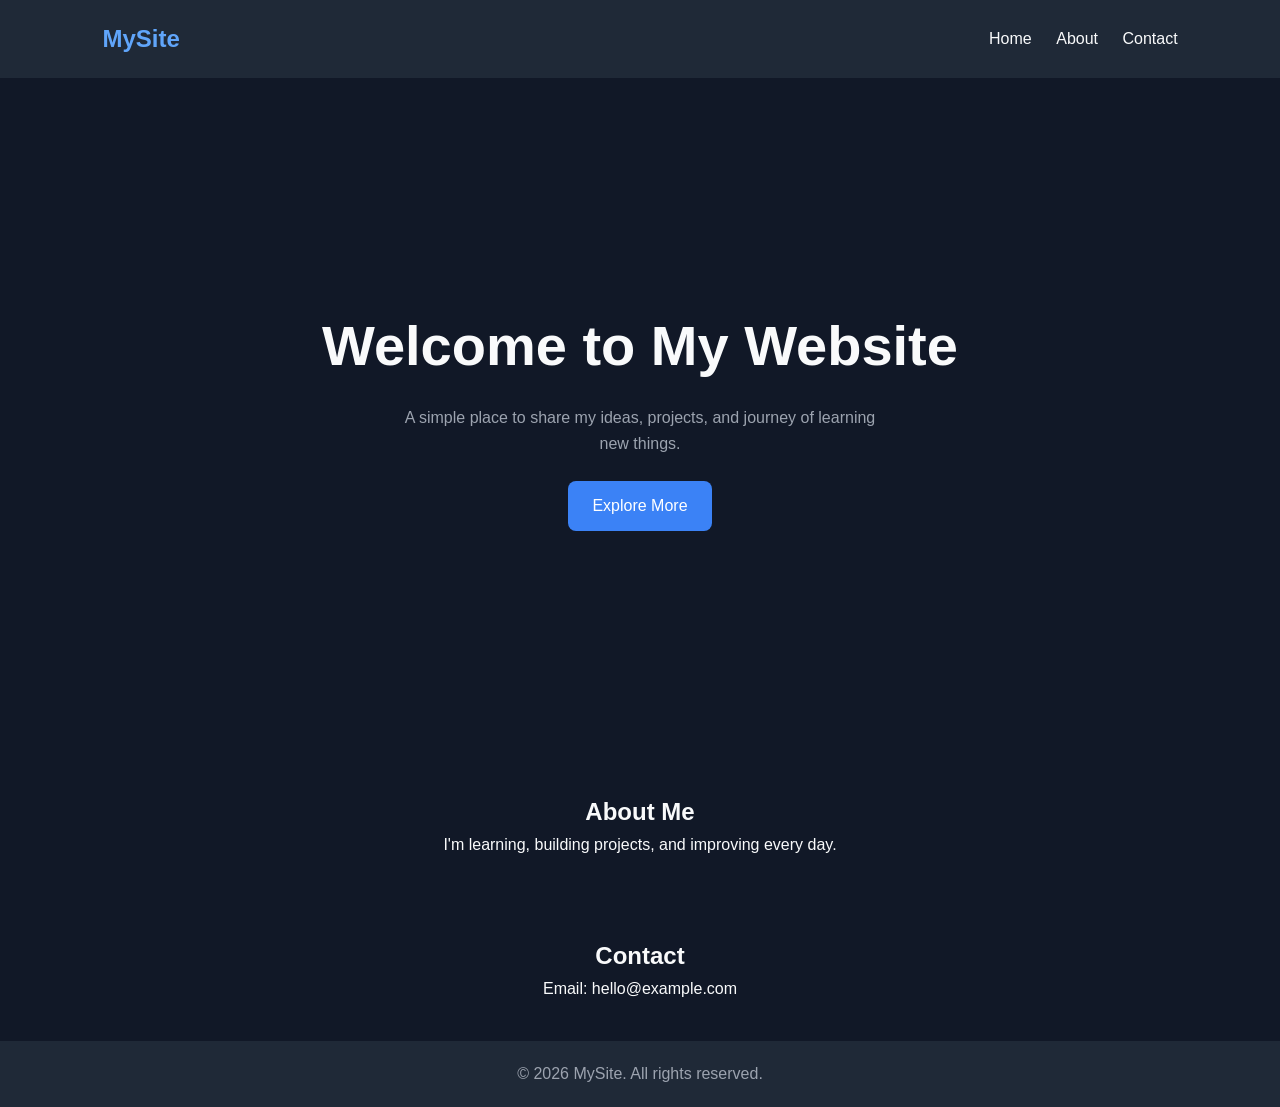
<file: index.html>
<!DOCTYPE html>
<html lang="en">
<head>
  <meta charset="UTF-8">
  <meta name="viewport" content="width=device-width, initial-scale=1.0">
  <meta name="description" content="My simple personal website">
  <title>My Website</title>

  <style>
    * {
      margin: 0;
      padding: 0;
      box-sizing: border-box;
    }

    body {
      font-family: Arial, sans-serif;
      background: #111827;
      color: #f9fafb;
      line-height: 1.6;
    }

    header {
      padding: 20px 8%;
      display: flex;
      justify-content: space-between;
      align-items: center;
      background: #1f2937;
    }

    header h2 {
      color: #60a5fa;
    }

    nav a {
      color: #f9fafb;
      text-decoration: none;
      margin-left: 20px;
    }

    nav a:hover {
      color: #60a5fa;
    }

    main {
      min-height: 75vh;
      display: flex;
      flex-direction: column;
      align-items: center;
      justify-content: center;
      text-align: center;
      padding: 40px 20px;
    }

    main h1 {
      font-size: clamp(2rem, 6vw, 3.5rem);
      margin-bottom: 15px;
    }

    main p {
      color: #9ca3af;
      max-width: 500px;
      margin-bottom: 25px;
    }

    .button {
      display: inline-block;
      padding: 12px 24px;
      background: #3b82f6;
      color: white;
      text-decoration: none;
      border-radius: 8px;
      transition: background 0.2s;
    }

    .button:hover {
      background: #2563eb;
    }

    section {
      padding: 40px 20px;
      text-align: center;
    }

    footer {
      text-align: center;
      padding: 20px;
      background: #1f2937;
      color: #9ca3af;
    }
  </style>
</head>

<body>
  <header>
    <h2>MySite</h2>

    <nav aria-label="Main navigation">
      <a href="#home">Home</a>
      <a href="#about">About</a>
      <a href="#contact">Contact</a>
    </nav>
  </header>

  <main id="home">
    <h1>Welcome to My Website</h1>
    <p>
      A simple place to share my ideas, projects,
      and journey of learning new things.
    </p>
    <a class="button" href="#about">Explore More</a>
  </main>

  <section id="about">
    <h2>About Me</h2>
    <p>I'm learning, building projects, and improving every day.</p>
  </section>

  <section id="contact">
    <h2>Contact</h2>
    <p>Email: hello@example.com</p>
  </section>

  <footer>
    <p>&copy; <span id="year"></span> MySite. All rights reserved.</p>
  </footer>

  <script>
    document.getElementById("year").textContent =
      new Date().getFullYear();
  </script>
</body>
</html>
</file>
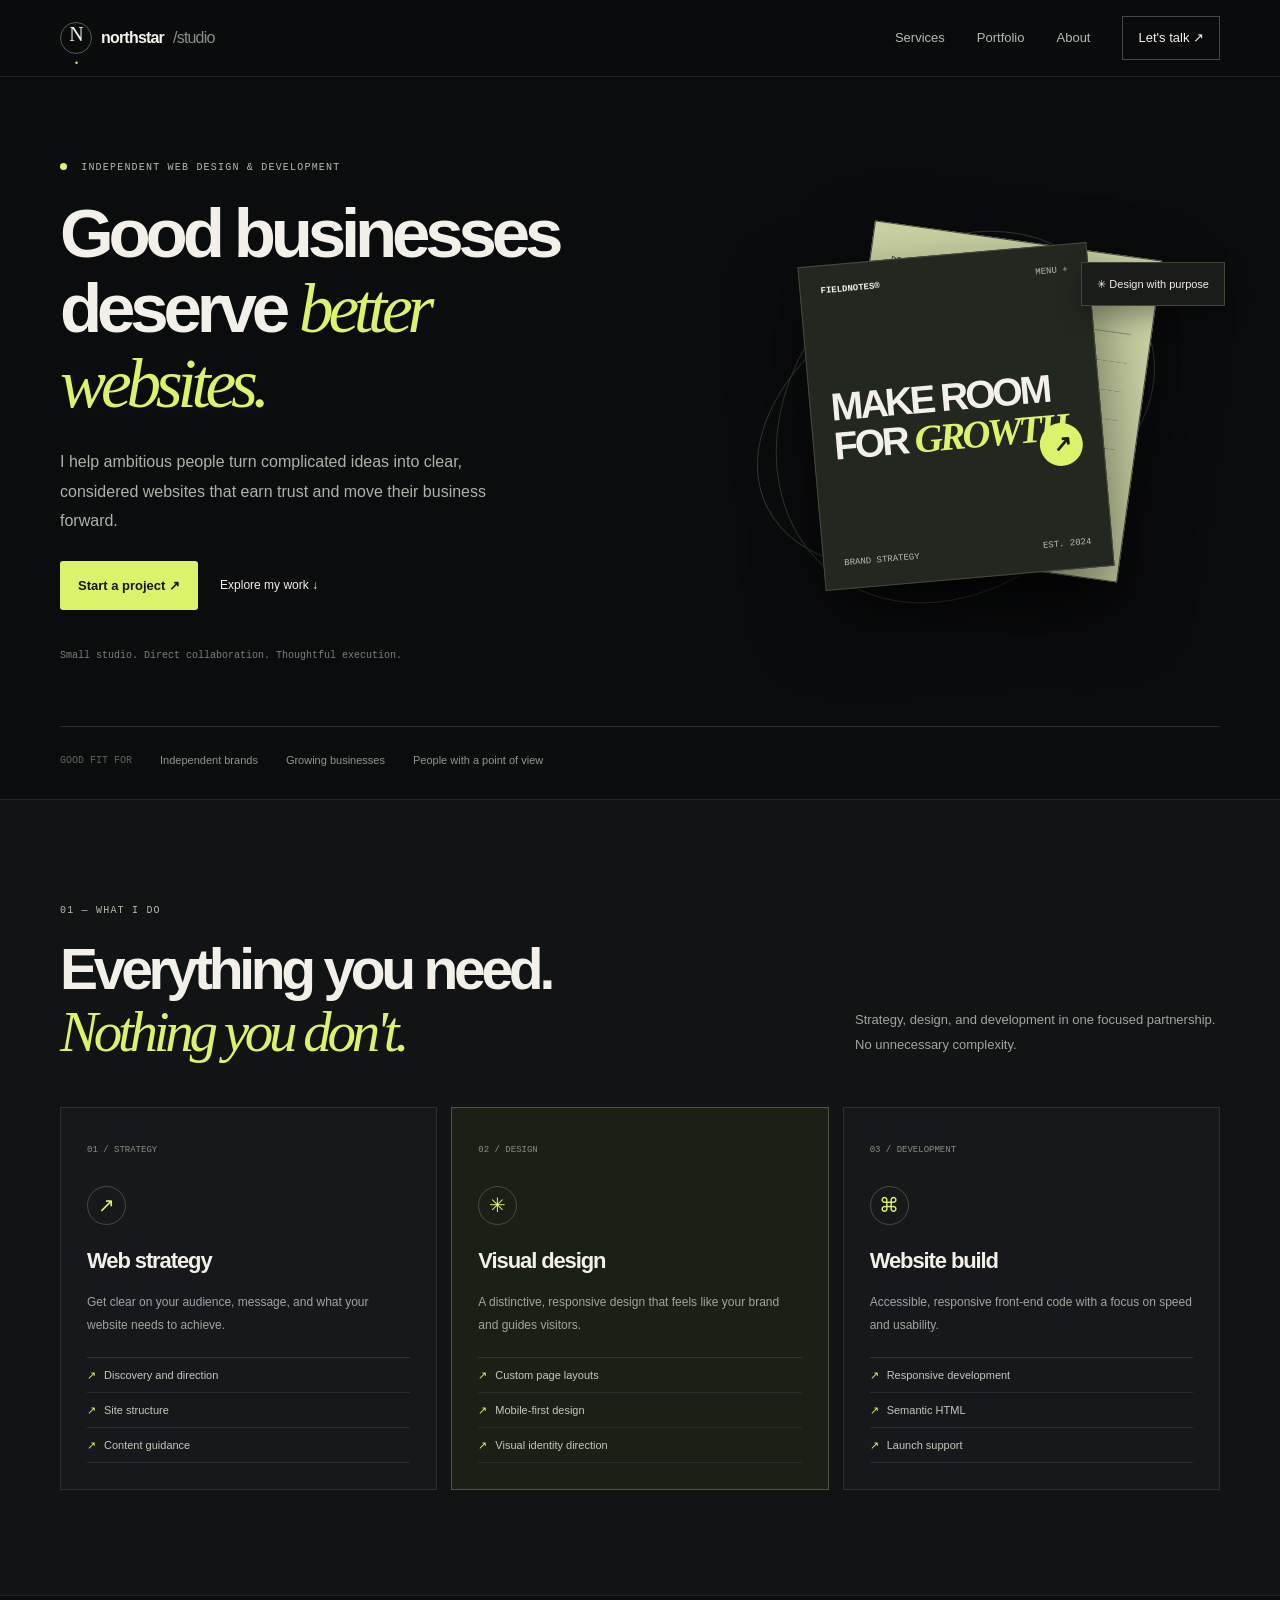
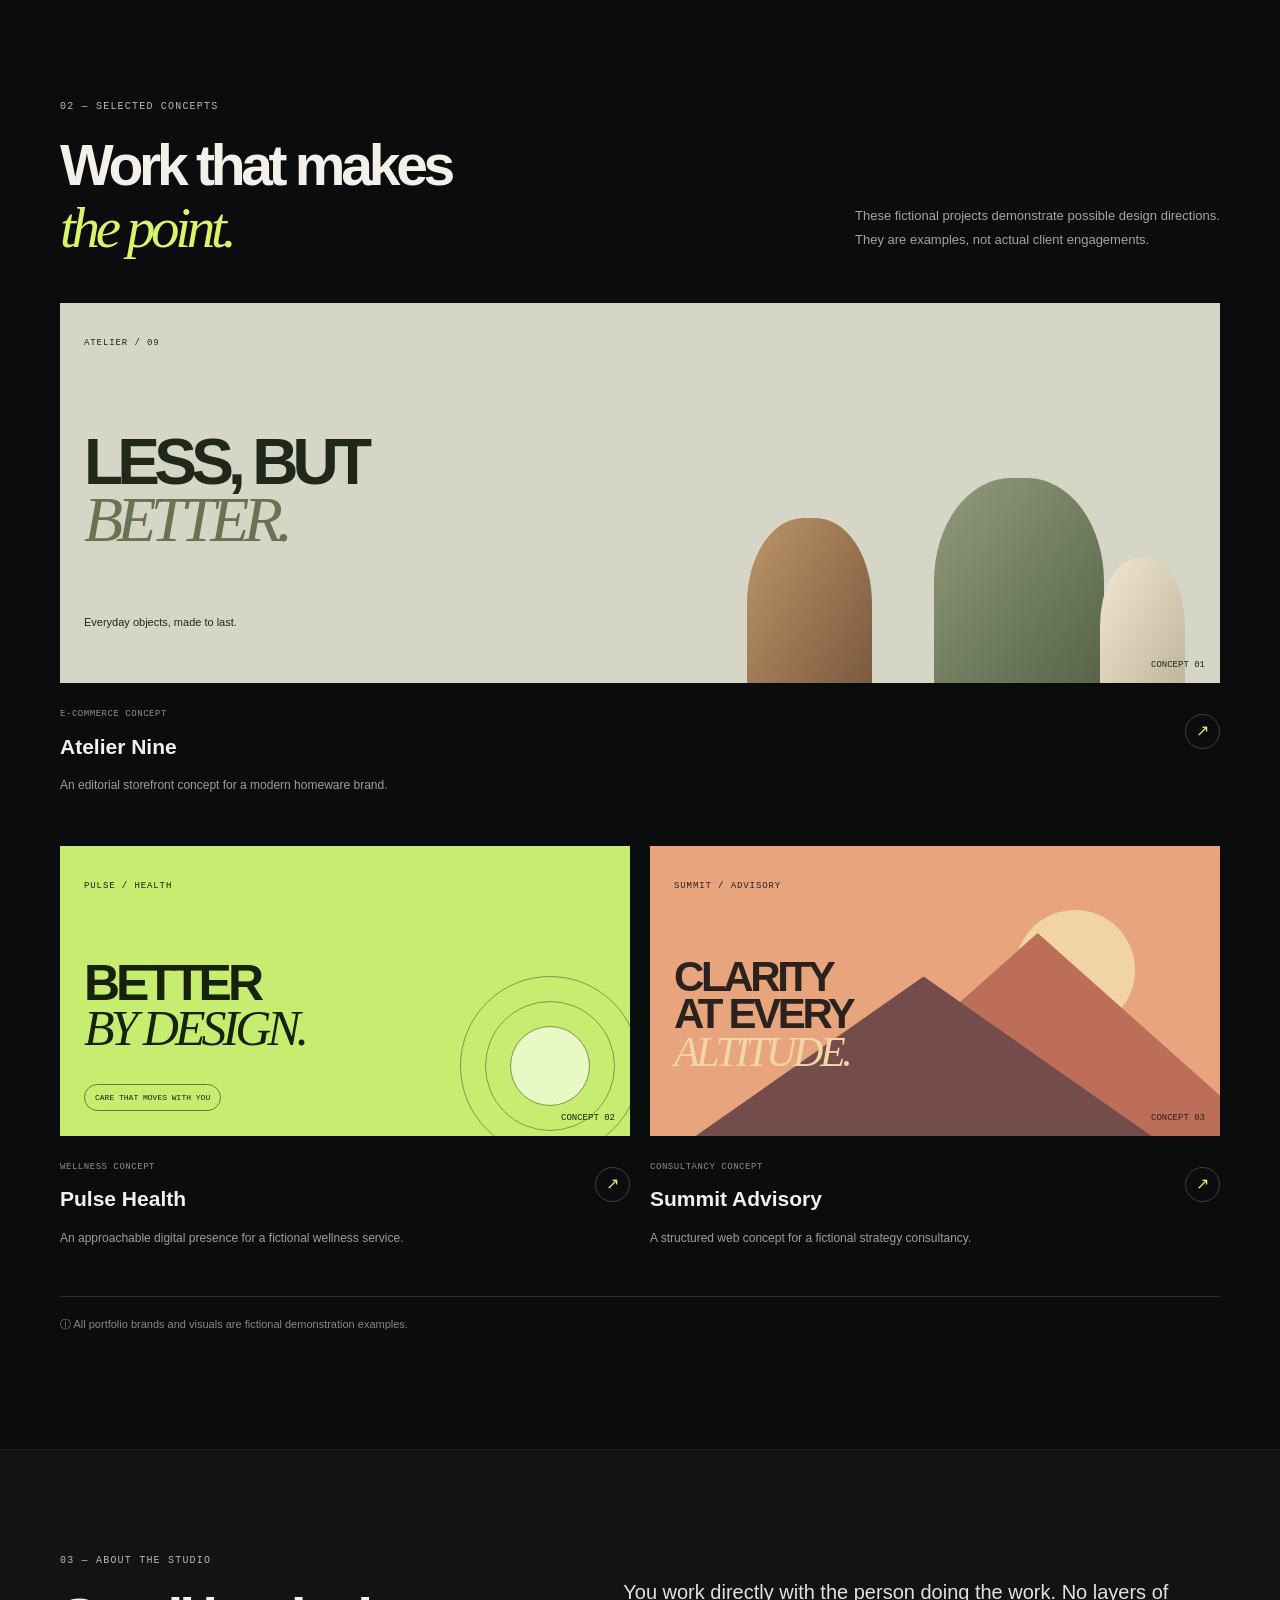
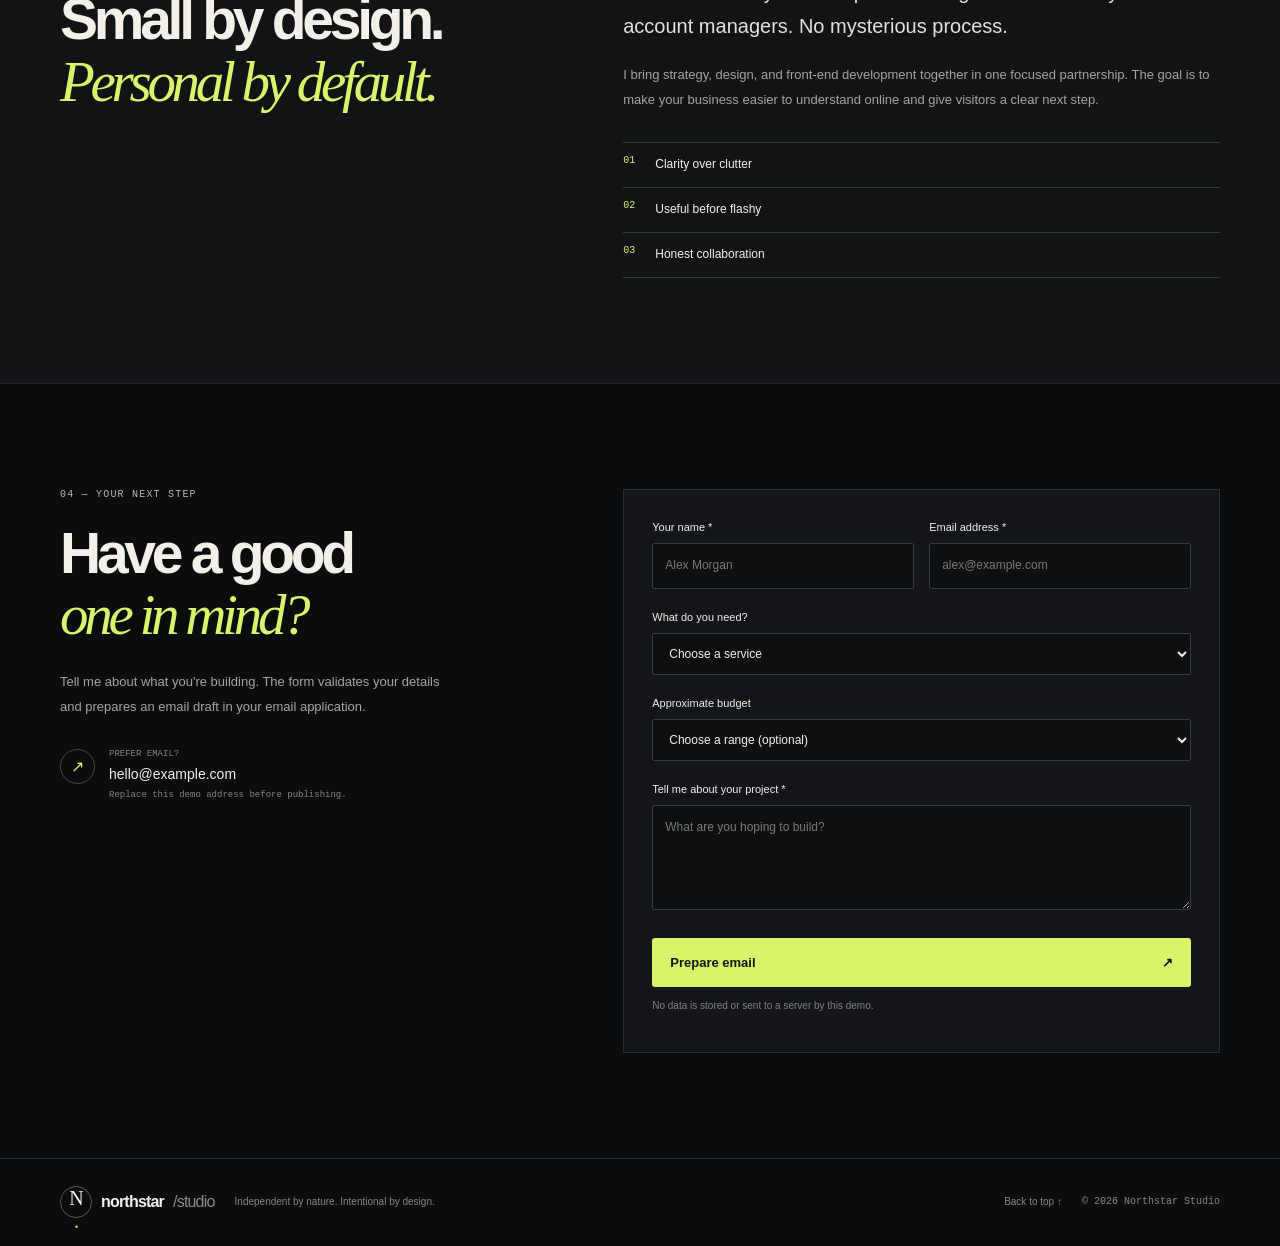
<file: Chatgpt/Loding-page-test-vs-gemini-Argon/index.html>
<!DOCTYPE html>
<html lang="en">
<head>
  <meta charset="UTF-8">
  <meta name="viewport" content="width=device-width, initial-scale=1">
  <meta name="theme-color" content="#0b0c0e">
  <meta name="description" content="Independent web design and development for ambitious small businesses.">
  <title>Northstar Studio — Web Design</title>
  <link rel="stylesheet" href="styles.css">
  <script src="script.js" defer></script>
</head>
<body>
  <a class="skip-link" href="#main">Skip to content</a>

  <header class="header">
    <div class="container nav-wrap">
      <a class="brand" href="#home" aria-label="Northstar Studio home">
        <span class="brand-mark">N<span>.</span></span>
        northstar<span class="muted">/studio</span>
      </a>

      <button class="menu-toggle" aria-label="Toggle navigation"
        aria-expanded="false" aria-controls="navigation">
        <span></span><span></span>
      </button>

      <nav id="navigation" aria-label="Main navigation">
        <a href="#services">Services</a>
        <a href="#work">Portfolio</a>
        <a href="#about">About</a>
        <a class="nav-cta" href="#contact">Let's talk ↗</a>
      </nav>
    </div>
  </header>

  <main id="main">
    <section class="hero section" id="home">
      <div class="container hero-grid">
        <div>
          <p class="eyebrow"><span class="dot"></span> INDEPENDENT WEB DESIGN & DEVELOPMENT</p>
          <h1>Good businesses deserve <em>better websites.</em></h1>
          <p class="hero-text">
            I help ambitious people turn complicated ideas into clear,
            considered websites that earn trust and move their business forward.
          </p>
          <div class="actions">
            <a class="button primary" href="#contact">Start a project ↗</a>
            <a class="text-link" href="#work">Explore my work ↓</a>
          </div>
          <p class="hero-caption">Small studio. Direct collaboration. Thoughtful execution.</p>
        </div>

        <div class="hero-art" aria-label="Abstract website design preview">
          <div class="orbit orbit-one"></div>
          <div class="orbit orbit-two"></div>
          <div class="art-card back-card">
            <small>DIGITAL / 01</small>
            <div class="back-lines"></div>
          </div>
          <div class="art-card front-card">
            <div class="mock-nav">
              <strong>FIELDNOTES®</strong>
              <span>MENU +</span>
            </div>
            <div class="mock-heading">
              MAKE ROOM<br>FOR <em>GROWTH.</em>
              <span class="mock-circle">↗</span>
            </div>
            <div class="mock-footer">
              <span>BRAND STRATEGY</span>
              <span>EST. 2024</span>
            </div>
          </div>
          <div class="floating-tag">✳ Design with purpose</div>
        </div>
      </div>

      <div class="container trust-row">
        <span>GOOD FIT FOR</span>
        <span>Independent brands</span>
        <span>Growing businesses</span>
        <span>People with a point of view</span>
      </div>
    </section>

    <section class="section services" id="services">
      <div class="container">
        <div class="section-heading">
          <div>
            <p class="eyebrow">01 — WHAT I DO</p>
            <h2>Everything you need.<br><em>Nothing you don't.</em></h2>
          </div>
          <p class="section-intro">
            Strategy, design, and development in one focused partnership.
            No unnecessary complexity.
          </p>
        </div>

        <div class="service-grid">
          <article class="service-card">
            <span class="card-index">01 / STRATEGY</span>
            <div class="service-icon">↗</div>
            <h3>Web strategy</h3>
            <p>Get clear on your audience, message, and what your website needs to achieve.</p>
            <ul>
              <li>Discovery and direction</li>
              <li>Site structure</li>
              <li>Content guidance</li>
            </ul>
          </article>

          <article class="service-card featured">
            <span class="card-index">02 / DESIGN</span>
            <div class="service-icon">✳</div>
            <h3>Visual design</h3>
            <p>A distinctive, responsive design that feels like your brand and guides visitors.</p>
            <ul>
              <li>Custom page layouts</li>
              <li>Mobile-first design</li>
              <li>Visual identity direction</li>
            </ul>
          </article>

          <article class="service-card">
            <span class="card-index">03 / DEVELOPMENT</span>
            <div class="service-icon">⌘</div>
            <h3>Website build</h3>
            <p>Accessible, responsive front-end code with a focus on speed and usability.</p>
            <ul>
              <li>Responsive development</li>
              <li>Semantic HTML</li>
              <li>Launch support</li>
            </ul>
          </article>
        </div>
      </div>
    </section>

    <section class="section" id="work">
      <div class="container">
        <div class="section-heading">
          <div>
            <p class="eyebrow">02 — SELECTED CONCEPTS</p>
            <h2>Work that makes<br><em>the point.</em></h2>
          </div>
          <p class="section-intro">
            These fictional projects demonstrate possible design directions.
            They are examples, not actual client engagements.
          </p>
        </div>

        <div class="project-grid">
          <article class="project project-wide">
            <div class="project-art atelier">
              <span class="project-label">CONCEPT 01</span>
              <span class="art-kicker">ATELIER / 09</span>
              <h3>LESS, BUT<br><em>BETTER.</em></h3>
              <p>Everyday objects, made to last.</p>
              <div class="product-shape shape-one"></div>
              <div class="product-shape shape-two"></div>
              <div class="product-shape shape-three"></div>
            </div>
            <div class="project-meta">
              <div>
                <span>E-COMMERCE CONCEPT</span>
                <h3>Atelier Nine</h3>
              </div>
              <span class="arrow">↗</span>
            </div>
            <p class="project-description">
              An editorial storefront concept for a modern homeware brand.
            </p>
          </article>

          <article class="project">
            <div class="project-art pulse">
              <span class="project-label">CONCEPT 02</span>
              <span class="art-kicker">PULSE / HEALTH</span>
              <h3>BETTER<br><em>BY DESIGN.</em></h3>
              <span class="pill">CARE THAT MOVES WITH YOU</span>
              <div class="rings"><i></i><i></i><i></i></div>
            </div>
            <div class="project-meta">
              <div>
                <span>WELLNESS CONCEPT</span>
                <h3>Pulse Health</h3>
              </div>
              <span class="arrow">↗</span>
            </div>
            <p class="project-description">
              An approachable digital presence for a fictional wellness service.
            </p>
          </article>

          <article class="project">
            <div class="project-art summit">
              <span class="project-label">CONCEPT 03</span>
              <span class="art-kicker">SUMMIT / ADVISORY</span>
              <div class="sun"></div>
              <div class="mountain mountain-back"></div>
              <div class="mountain mountain-front"></div>
              <h3>CLARITY<br>AT EVERY<br><em>ALTITUDE.</em></h3>
            </div>
            <div class="project-meta">
              <div>
                <span>CONSULTANCY CONCEPT</span>
                <h3>Summit Advisory</h3>
              </div>
              <span class="arrow">↗</span>
            </div>
            <p class="project-description">
              A structured web concept for a fictional strategy consultancy.
            </p>
          </article>
        </div>

        <p class="examples-note">
          ⓘ All portfolio brands and visuals are fictional demonstration examples.
        </p>
      </div>
    </section>

    <section class="section about" id="about">
      <div class="container about-grid">
        <div>
          <p class="eyebrow">03 — ABOUT THE STUDIO</p>
          <h2>Small by design.<br><em>Personal by default.</em></h2>
        </div>
        <div>
          <p class="about-lede">
            You work directly with the person doing the work.
            No layers of account managers. No mysterious process.
          </p>
          <p class="about-text">
            I bring strategy, design, and front-end development together
            in one focused partnership. The goal is to make your business
            easier to understand online and give visitors a clear next step.
          </p>
          <div class="principles">
            <p><span>01</span> Clarity over clutter</p>
            <p><span>02</span> Useful before flashy</p>
            <p><span>03</span> Honest collaboration</p>
          </div>
        </div>
      </div>
    </section>

    <section class="section" id="contact">
      <div class="container contact-grid">
        <div>
          <p class="eyebrow">04 — YOUR NEXT STEP</p>
          <h2>Have a good<br><em>one in mind?</em></h2>
          <p class="contact-intro">
            Tell me about what you're building. The form validates your
            details and prepares an email draft in your email application.
          </p>
          <div class="contact-email">
            <span>↗</span>
            <div>
              <small>PREFER EMAIL?</small>
              <a href="mailto:hello@example.com">hello@example.com</a>
              <small>Replace this demo address before publishing.</small>
            </div>
          </div>
        </div>

        <form id="contact-form" class="contact-form" novalidate>
          <div class="form-row">
            <div class="field">
              <label for="name">Your name *</label>
              <input id="name" name="name" autocomplete="name"
                required minlength="2" placeholder="Alex Morgan">
              <small class="error" id="name-error"></small>
            </div>
            <div class="field">
              <label for="email">Email address *</label>
              <input id="email" name="email" type="email"
                autocomplete="email" required placeholder="alex@example.com">
              <small class="error" id="email-error"></small>
            </div>
          </div>

          <div class="field">
            <label for="service">What do you need?</label>
            <select id="service" name="service">
              <option value="">Choose a service</option>
              <option>Web strategy</option>
              <option>Visual design</option>
              <option>Website development</option>
              <option>Design and development</option>
              <option>Not sure yet</option>
            </select>
          </div>

          <div class="field">
            <label for="budget">Approximate budget</label>
            <select id="budget" name="budget">
              <option value="">Choose a range (optional)</option>
              <option>Under ₹15,000</option>
              <option>₹15,000–₹40,000</option>
              <option>₹40,000–₹80,000</option>
              <option>₹80,000+</option>
              <option>Not decided</option>
            </select>
          </div>

          <div class="field">
            <label for="message">Tell me about your project *</label>
            <textarea id="message" name="message" rows="4"
              required minlength="15"
              placeholder="What are you hoping to build?"></textarea>
            <small class="error" id="message-error"></small>
          </div>

          <button class="button primary submit-button" type="submit">
            Prepare email <span>↗</span>
          </button>
          <p id="form-status" role="status" aria-live="polite" class="form-status">
            No data is stored or sent to a server by this demo.
          </p>
        </form>
      </div>
    </section>
  </main>

  <footer class="footer">
    <div class="container footer-inner">
      <a class="brand" href="#home">
        <span class="brand-mark">N<span>.</span></span>
        northstar<span class="muted">/studio</span>
      </a>
      <p>Independent by nature. Intentional by design.</p>
      <a href="#home">Back to top ↑</a>
      <small>© <span id="year"></span> Northstar Studio</small>
    </div>
  </footer>
</body>
</html>
</file>
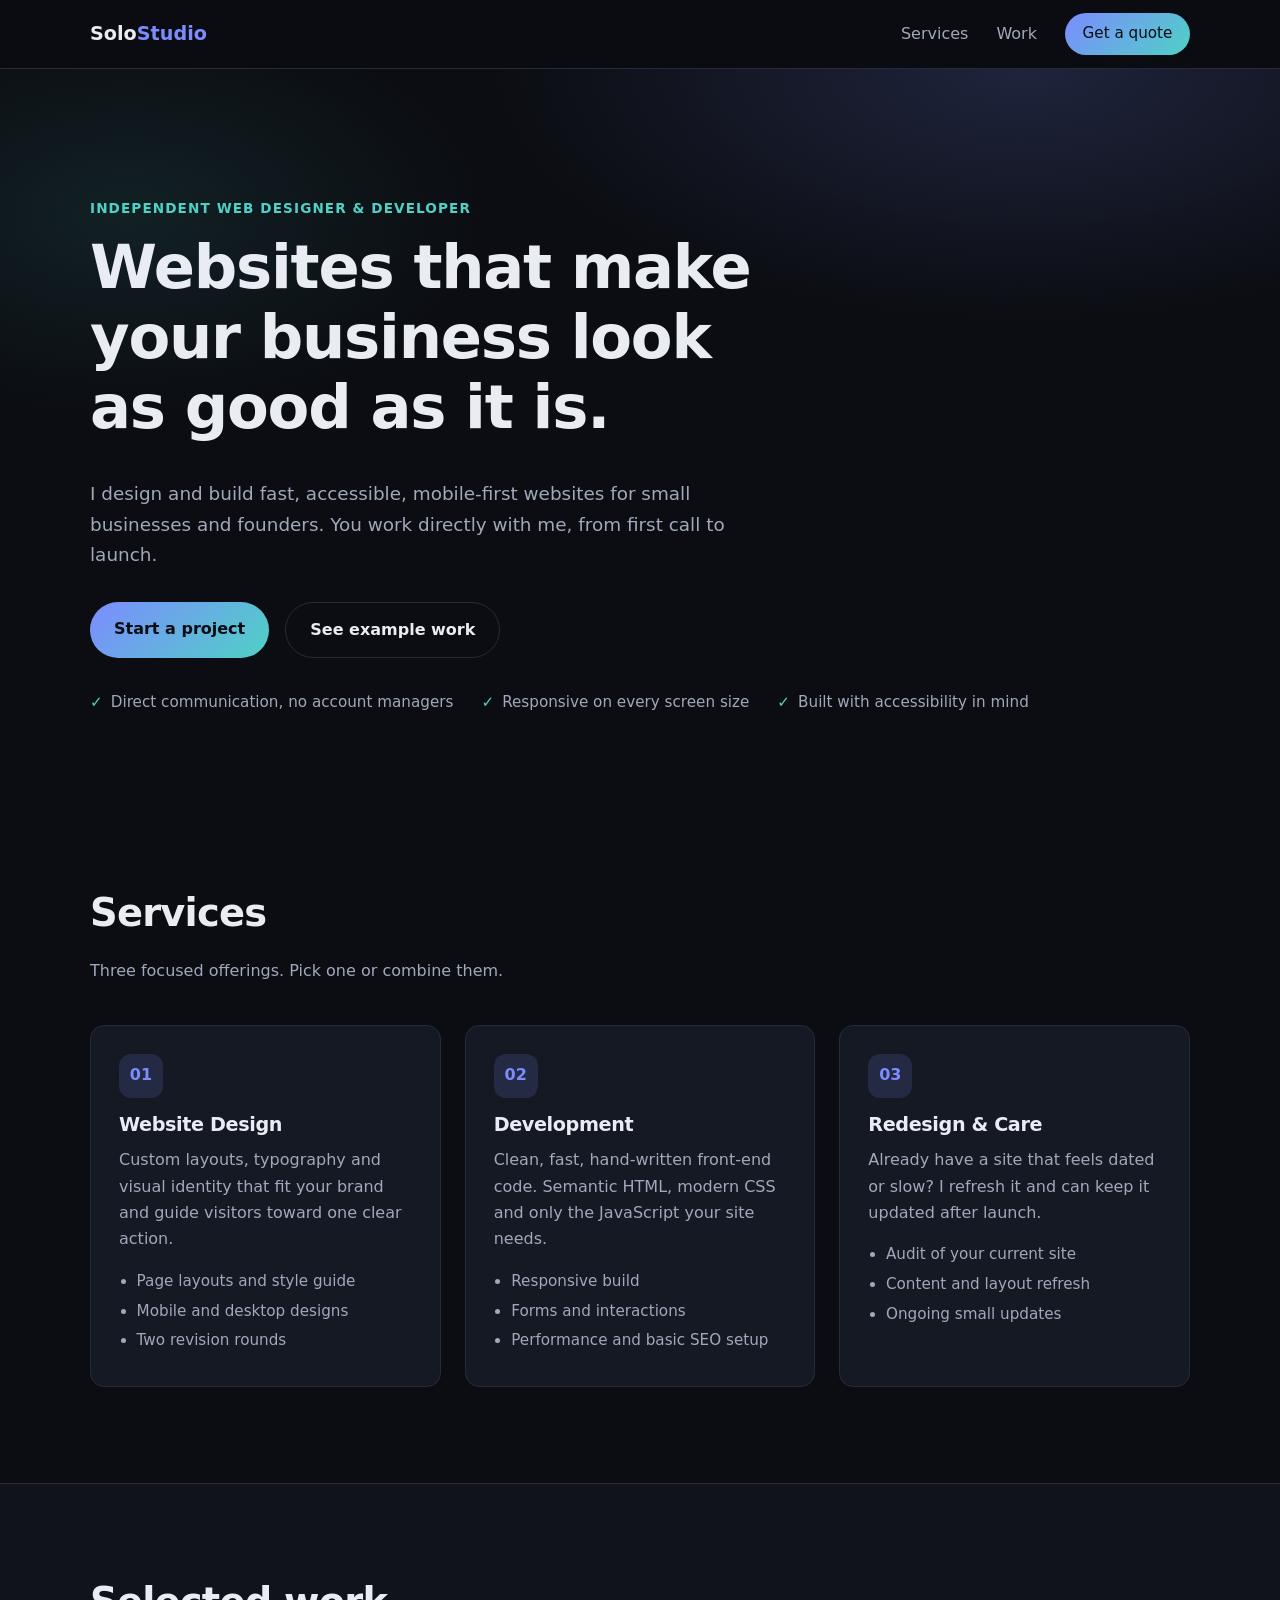
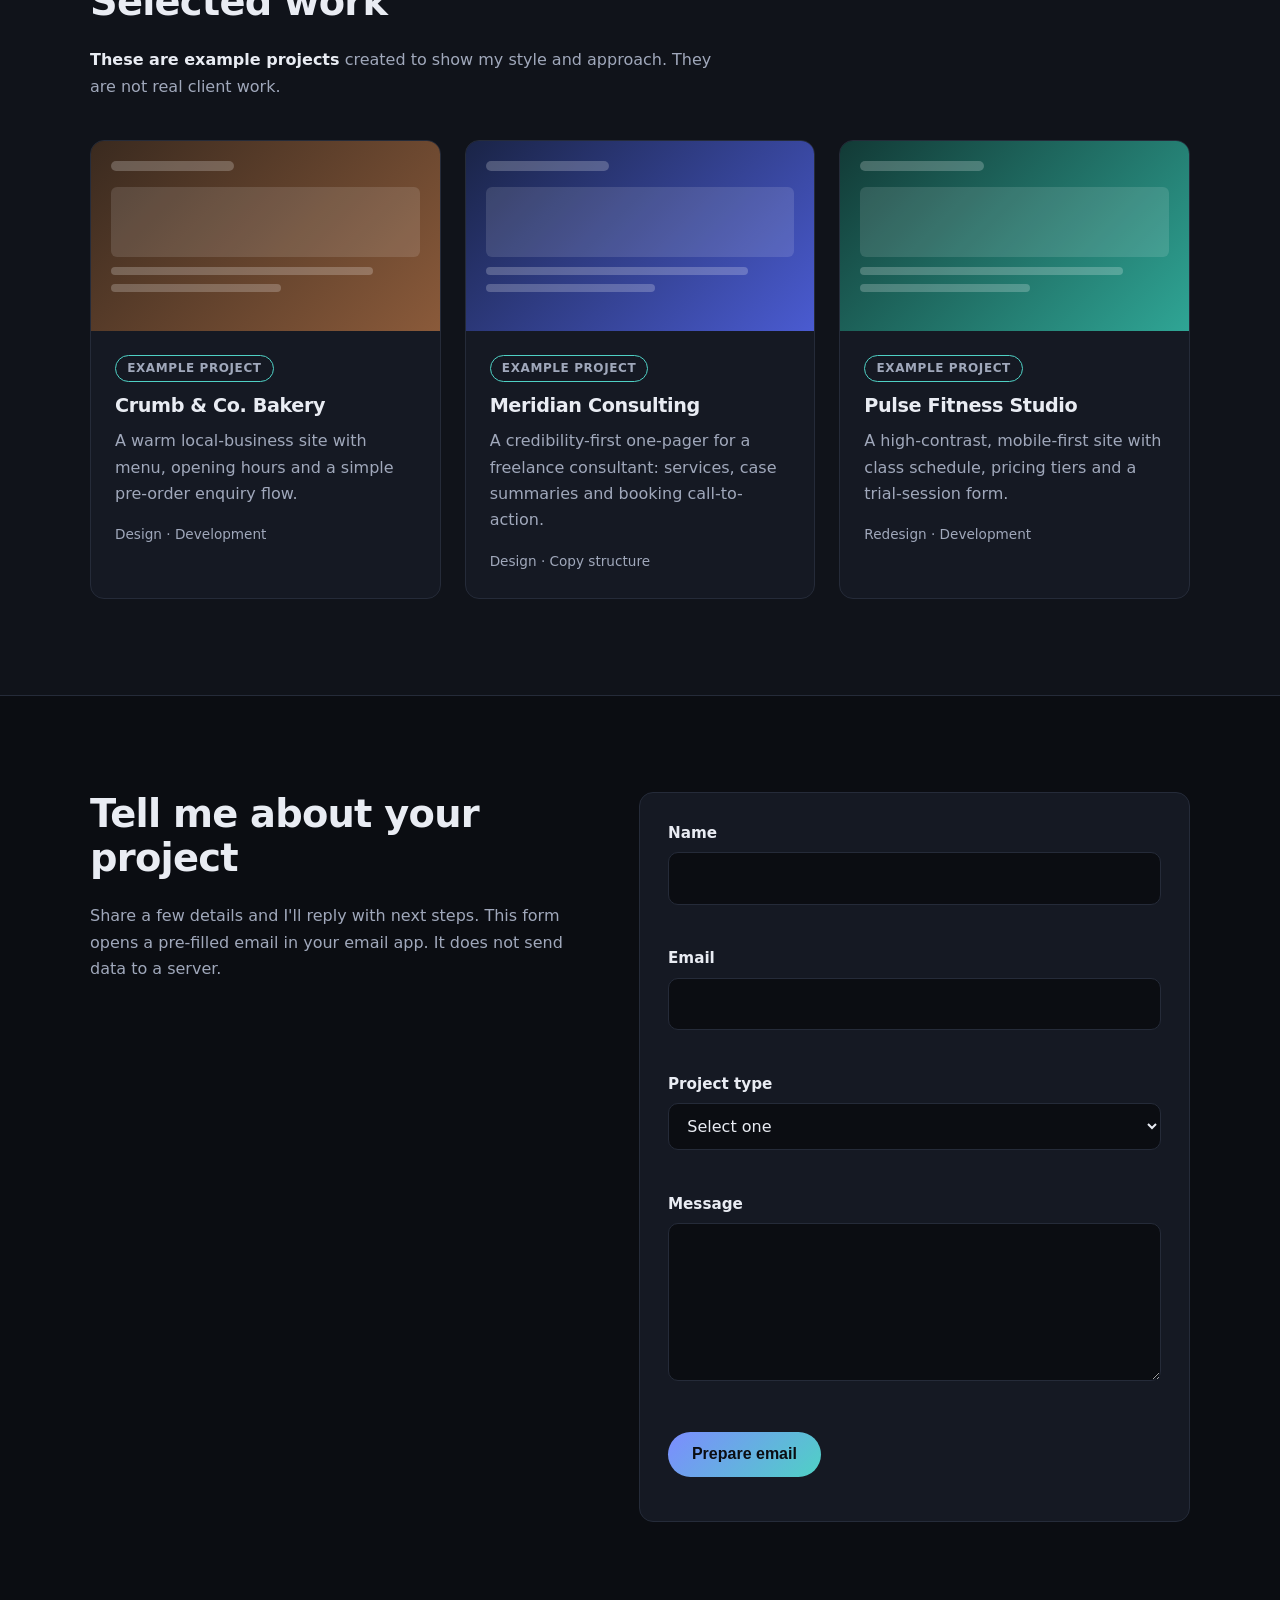
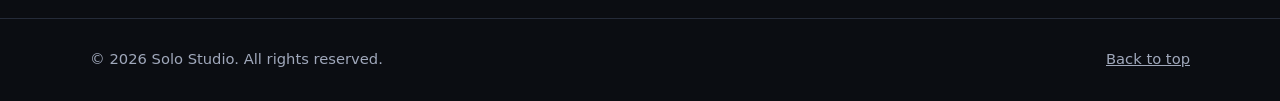
<file: Chatgpt/Loding-page-test-vs-gemini-Argon/Cloude/index.html>
<!DOCTYPE html>
<html lang="en">
<head>
  <meta charset="utf-8">
  <meta name="viewport" content="width=device-width, initial-scale=1">
  <title>Solo Studio | Web Design for Small Businesses</title>
  <meta name="description" content="One-person web design studio. Clear, fast, accessible websites for small businesses and founders.">
  <meta name="theme-color" content="#0b0d12">
  <script>document.documentElement.classList.add('js');</script>
  <link rel="stylesheet" href="styles.css">
  <script src="script.js" defer></script>
</head>
<body>
  <a class="skip-link" href="#main">Skip to main content</a>

  <header class="site-header">
    <div class="container header-inner">
      <a class="logo" href="#top" aria-label="Solo Studio, back to top">Solo<span>Studio</span></a>

      <button class="nav-toggle" type="button" aria-expanded="false" aria-controls="nav-menu">
        <span class="sr-only">Menu</span>
        <span class="bars" aria-hidden="true"></span>
      </button>

      <nav aria-label="Primary">
        <ul class="nav-menu" id="nav-menu">
          <li><a href="#services">Services</a></li>
          <li><a href="#work">Work</a></li>
          <li><a href="#contact" class="btn btn-small">Get a quote</a></li>
        </ul>
      </nav>
    </div>
  </header>

  <main id="main">
    <section class="hero" id="top" aria-labelledby="hero-title">
      <div class="container">
        <p class="eyebrow">Independent web designer &amp; developer</p>
        <h1 id="hero-title">Websites that make your business look as good as it is.</h1>
        <p class="lead">I design and build fast, accessible, mobile-first websites for small businesses and founders. You work directly with me, from first call to launch.</p>
        <div class="hero-actions">
          <a class="btn" href="#contact">Start a project</a>
          <a class="btn btn-ghost" href="#work">See example work</a>
        </div>
        <ul class="hero-points" aria-label="What you can expect">
          <li>Direct communication, no account managers</li>
          <li>Responsive on every screen size</li>
          <li>Built with accessibility in mind</li>
        </ul>
      </div>
    </section>

    <section class="section" id="services" aria-labelledby="services-title">
      <div class="container">
        <h2 id="services-title">Services</h2>
        <p class="section-intro">Three focused offerings. Pick one or combine them.</p>

        <div class="grid grid-3">
          <article class="card">
            <div class="card-icon" aria-hidden="true">01</div>
            <h3>Website Design</h3>
            <p>Custom layouts, typography and visual identity that fit your brand and guide visitors toward one clear action.</p>
            <ul class="card-list">
              <li>Page layouts and style guide</li>
              <li>Mobile and desktop designs</li>
              <li>Two revision rounds</li>
            </ul>
          </article>

          <article class="card">
            <div class="card-icon" aria-hidden="true">02</div>
            <h3>Development</h3>
            <p>Clean, fast, hand-written front-end code. Semantic HTML, modern CSS and only the JavaScript your site needs.</p>
            <ul class="card-list">
              <li>Responsive build</li>
              <li>Forms and interactions</li>
              <li>Performance and basic SEO setup</li>
            </ul>
          </article>

          <article class="card">
            <div class="card-icon" aria-hidden="true">03</div>
            <h3>Redesign &amp; Care</h3>
            <p>Already have a site that feels dated or slow? I refresh it and can keep it updated after launch.</p>
            <ul class="card-list">
              <li>Audit of your current site</li>
              <li>Content and layout refresh</li>
              <li>Ongoing small updates</li>
            </ul>
          </article>
        </div>
      </div>
    </section>

    <section class="section section-alt" id="work" aria-labelledby="work-title">
      <div class="container">
        <h2 id="work-title">Selected work</h2>
        <p class="section-intro">
          <strong>These are example projects</strong> created to show my style and approach. They are not real client work.
        </p>

        <div class="grid grid-3">
          <article class="project">
            <div class="thumb thumb-1" role="img" aria-label="Abstract preview of a bakery website layout">
              <span class="thumb-bar"></span><span class="thumb-block"></span><span class="thumb-line"></span><span class="thumb-line short"></span>
            </div>
            <div class="project-body">
              <p class="badge">Example project</p>
              <h3>Crumb &amp; Co. Bakery</h3>
              <p>A warm local-business site with menu, opening hours and a simple pre-order enquiry flow.</p>
              <p class="tags">Design · Development</p>
            </div>
          </article>

          <article class="project">
            <div class="thumb thumb-2" role="img" aria-label="Abstract preview of a consultant portfolio layout">
              <span class="thumb-bar"></span><span class="thumb-block"></span><span class="thumb-line"></span><span class="thumb-line short"></span>
            </div>
            <div class="project-body">
              <p class="badge">Example project</p>
              <h3>Meridian Consulting</h3>
              <p>A credibility-first one-pager for a freelance consultant: services, case summaries and booking call-to-action.</p>
              <p class="tags">Design · Copy structure</p>
            </div>
          </article>

          <article class="project">
            <div class="thumb thumb-3" role="img" aria-label="Abstract preview of a fitness studio website layout">
              <span class="thumb-bar"></span><span class="thumb-block"></span><span class="thumb-line"></span><span class="thumb-line short"></span>
            </div>
            <div class="project-body">
              <p class="badge">Example project</p>
              <h3>Pulse Fitness Studio</h3>
              <p>A high-contrast, mobile-first site with class schedule, pricing tiers and a trial-session form.</p>
              <p class="tags">Redesign · Development</p>
            </div>
          </article>
        </div>
      </div>
    </section>

    <section class="section" id="contact" aria-labelledby="contact-title">
      <div class="container contact-wrap">
        <div>
          <h2 id="contact-title">Tell me about your project</h2>
          <p class="section-intro">Share a few details and I'll reply with next steps. This form opens a pre-filled email in your email app. It does not send data to a server.</p>
        </div>

        <form id="contact-form" class="form" novalidate>
          <div class="field">
            <label for="name">Name</label>
            <input type="text" id="name" name="name" autocomplete="name" required aria-describedby="name-error">
            <p class="error" id="name-error" aria-live="polite"></p>
          </div>

          <div class="field">
            <label for="email">Email</label>
            <input type="email" id="email" name="email" autocomplete="email" required aria-describedby="email-error">
            <p class="error" id="email-error" aria-live="polite"></p>
          </div>

          <div class="field">
            <label for="type">Project type</label>
            <select id="type" name="type" required aria-describedby="type-error">
              <option value="">Select one</option>
              <option>New website</option>
              <option>Redesign</option>
              <option>Updates / maintenance</option>
              <option>Not sure yet</option>
            </select>
            <p class="error" id="type-error" aria-live="polite"></p>
          </div>

          <div class="field">
            <label for="message">Message</label>
            <textarea id="message" name="message" rows="5" required minlength="20" aria-describedby="message-error"></textarea>
            <p class="error" id="message-error" aria-live="polite"></p>
          </div>

          <button class="btn" type="submit">Prepare email</button>
          <p class="form-status" id="form-status" role="status" aria-live="polite"></p>
        </form>
      </div>
    </section>
  </main>

  <footer class="site-footer">
    <div class="container footer-inner">
      <p>&copy; <span id="year">2026</span> Solo Studio. All rights reserved.</p>
      <a href="#top">Back to top</a>
    </div>
  </footer>
</body>
</html>
</file>
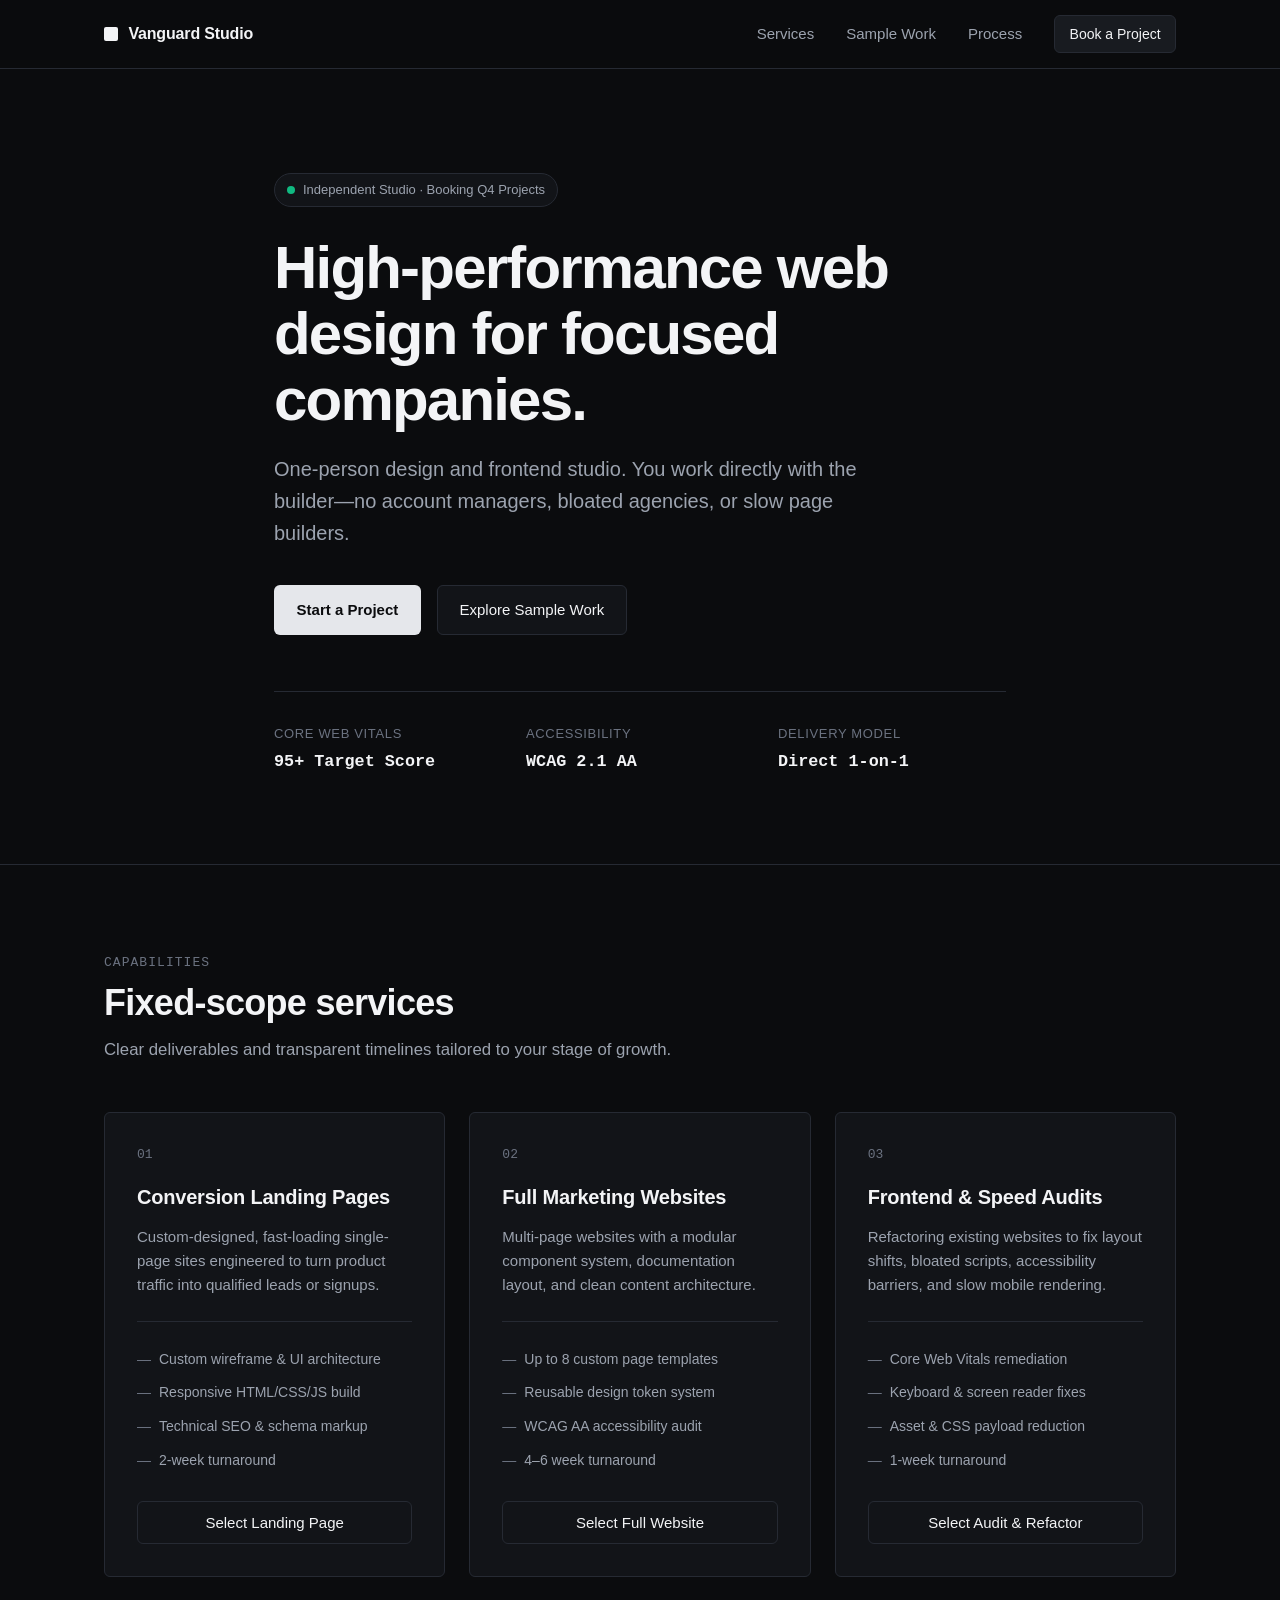
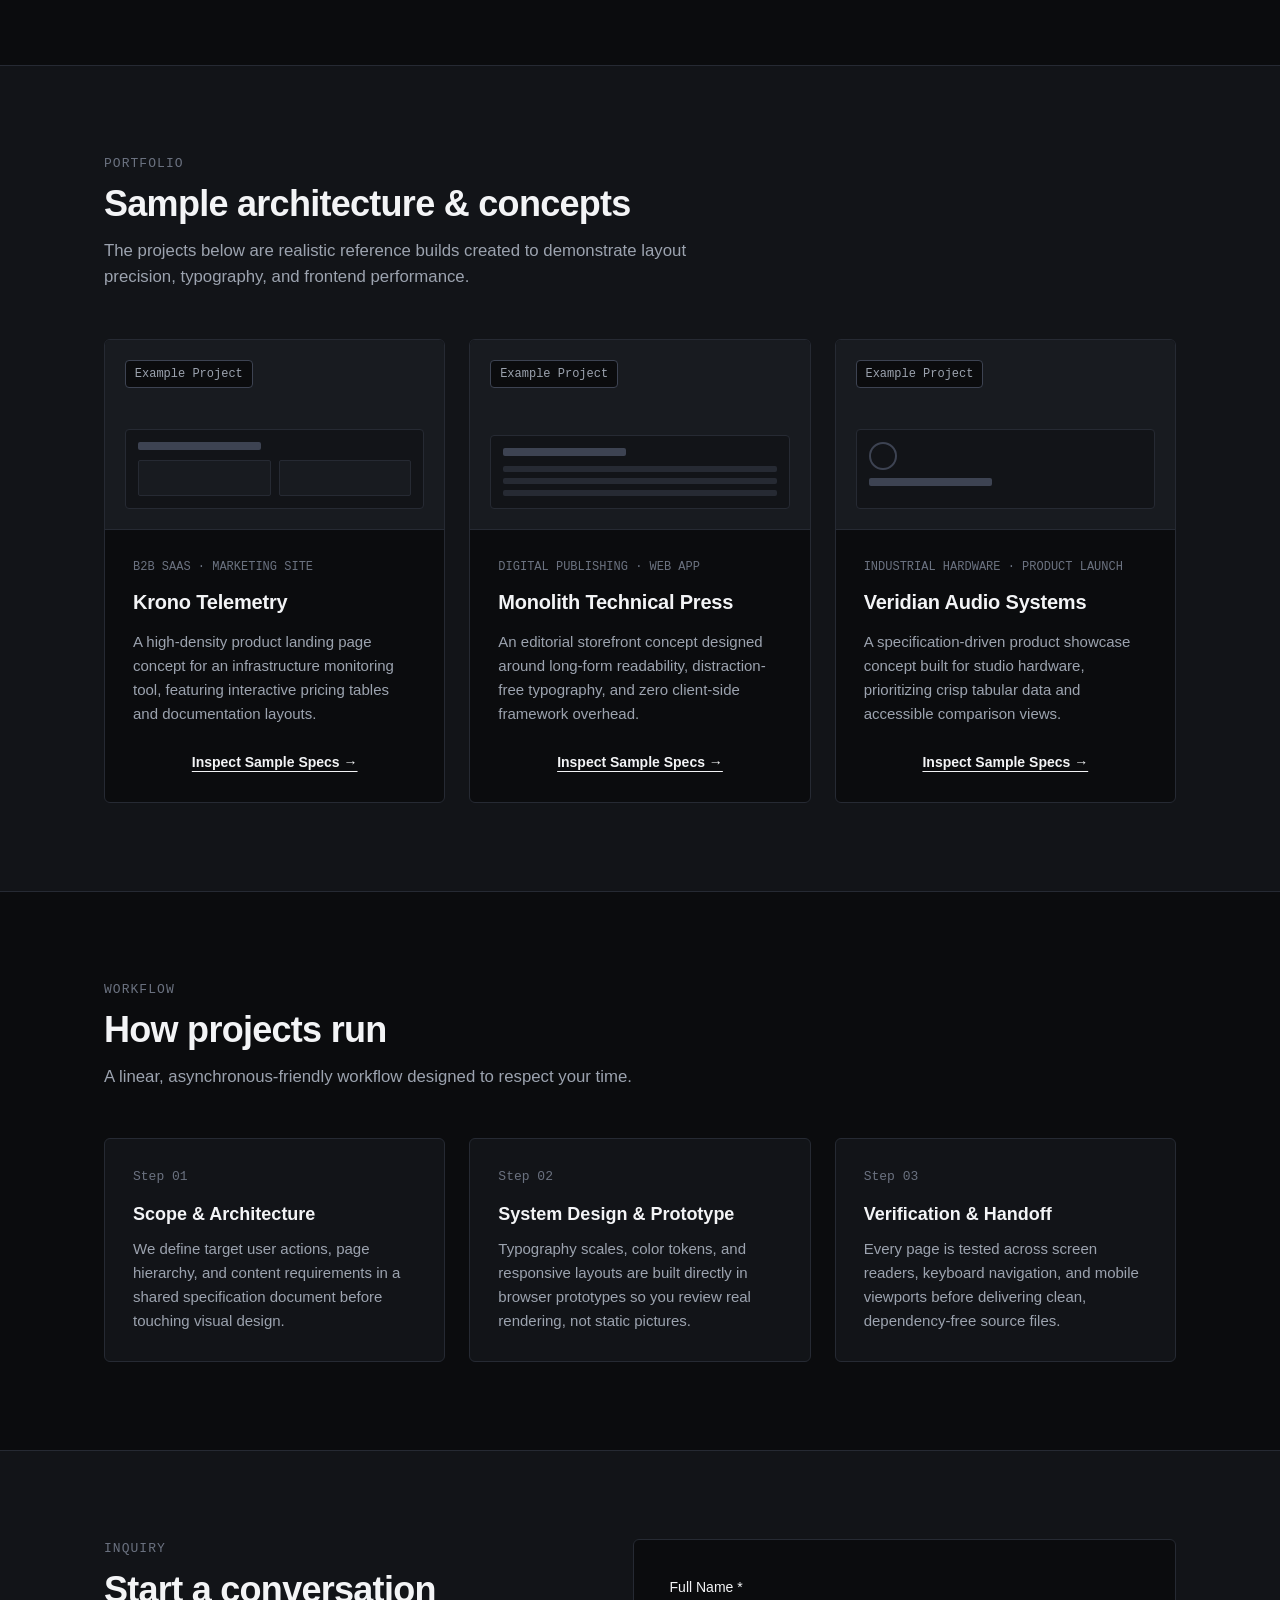
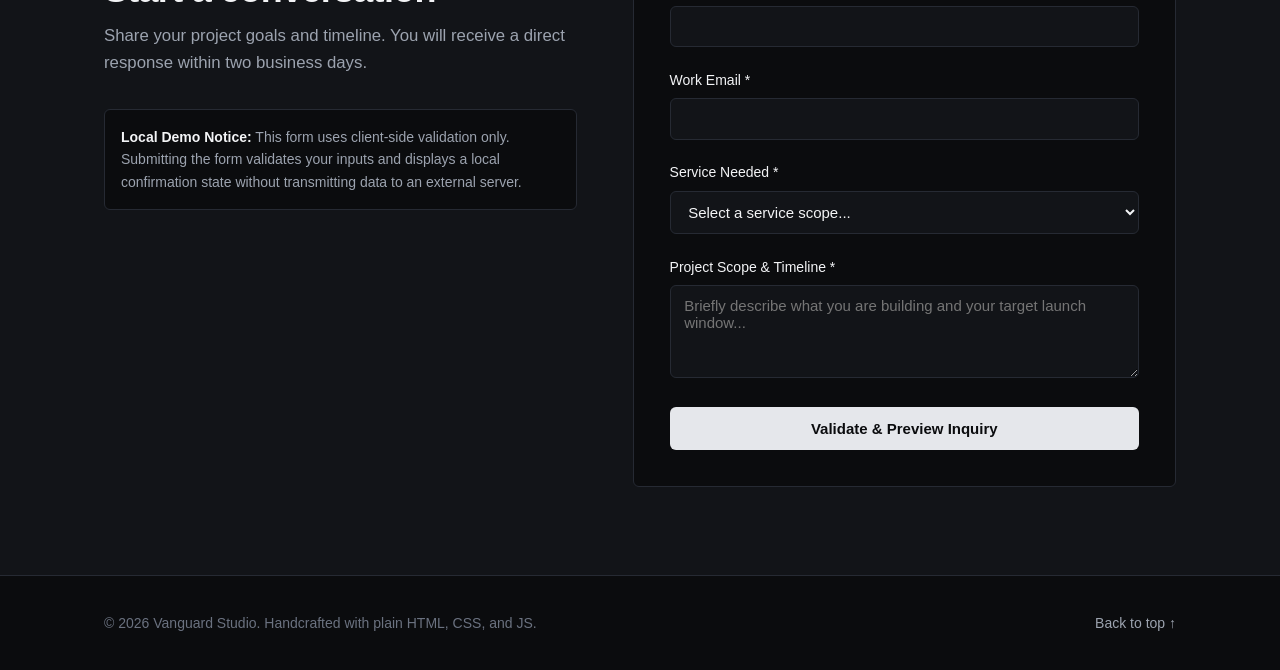
<file: Chatgpt/Loding-page-test-vs-gemini-Argon/Gemini/index.html>
<!DOCTYPE html>
<html lang="en">
<head>
  <meta charset="UTF-8">
  <meta name="viewport" content="width=device-width, initial-scale=1.0">
  <meta name="description" content="Independent web design and frontend engineering studio building fast, accessible websites.">
  <title>Vanguard Studio — Independent Web Design & Engineering</title>
  <link rel="stylesheet" href="styles.css">
</head>
<body>
  <a href="#main-content" class="skip-link">Skip to main content</a>

  <header class="site-header">
    <div class="container header-inner">
      <a href="#" class="brand" aria-label="Vanguard Studio Home">
        <span class="brand-mark" aria-hidden="true"></span>
        Vanguard Studio
      </a>

      <button 
        type="button" 
        class="menu-toggle" 
        id="menu-toggle" 
        aria-expanded="false" 
        aria-controls="primary-nav"
        aria-label="Toggle navigation menu"
      >
        <span class="menu-bar"></span>
        <span class="menu-bar"></span>
      </button>

      <nav id="primary-nav" class="primary-nav" aria-label="Primary">
        <ul class="nav-list">
          <li><a href="#services" class="nav-link">Services</a></li>
          <li><a href="#work" class="nav-link">Sample Work</a></li>
          <li><a href="#process" class="nav-link">Process</a></li>
          <li><a href="#contact" class="btn btn-sm">Book a Project</a></li>
        </ul>
      </nav>
    </div>
  </header>

  <main id="main-content">
    <!-- Hero Section -->
    <section class="hero" aria-labelledby="hero-heading">
      <div class="container hero-inner">
        <div class="availability-badge">
          <span class="status-dot" aria-hidden="true"></span>
          Independent Studio &middot; Booking Q4 Projects
        </div>
        <h1 id="hero-heading" class="hero-title">
          High-performance web design for focused companies.
        </h1>
        <p class="hero-subtitle">
          One-person design and frontend studio. You work directly with the builder—no account managers, bloated agencies, or slow page builders.
        </p>
        <div class="hero-actions">
          <a href="#contact" class="btn btn-primary" id="hero-cta">Start a Project</a>
          <a href="#work" class="btn btn-secondary">Explore Sample Work</a>
        </div>
        <dl class="hero-metrics" aria-label="Studio standards">
          <div class="metric-item">
            <dt>Core Web Vitals</dt>
            <dd>95+ Target Score</dd>
          </div>
          <div class="metric-item">
            <dt>Accessibility</dt>
            <dd>WCAG 2.1 AA</dd>
          </div>
          <div class="metric-item">
            <dt>Delivery Model</dt>
            <dd>Direct 1-on-1</dd>
          </div>
        </dl>
      </div>
    </section>

    <!-- Services Section -->
    <section id="services" class="section" aria-labelledby="services-heading">
      <div class="container">
        <div class="section-header">
          <p class="eyebrow">Capabilities</p>
          <h2 id="services-heading" class="section-title">Fixed-scope services</h2>
          <p class="section-desc">Clear deliverables and transparent timelines tailored to your stage of growth.</p>
        </div>

        <div class="grid-3">
          <!-- Service Card 1 -->
          <article class="card service-card">
            <div class="card-top">
              <span class="service-index">01</span>
              <h3 class="card-title">Conversion Landing Pages</h3>
              <p class="card-text">
                Custom-designed, fast-loading single-page sites engineered to turn product traffic into qualified leads or signups.
              </p>
            </div>
            <div class="card-bottom">
              <ul class="feature-list" aria-label="Conversion Landing Page deliverables">
                <li>Custom wireframe &amp; UI architecture</li>
                <li>Responsive HTML/CSS/JS build</li>
                <li>Technical SEO &amp; schema markup</li>
                <li>2-week turnaround</li>
              </ul>
              <button type="button" class="btn btn-outline btn-full select-service-btn" data-service="landing-page">
                Select Landing Page
              </button>
            </div>
          </article>

          <!-- Service Card 2 -->
          <article class="card service-card">
            <div class="card-top">
              <span class="service-index">02</span>
              <h3 class="card-title">Full Marketing Websites</h3>
              <p class="card-text">
                Multi-page websites with a modular component system, documentation layout, and clean content architecture.
              </p>
            </div>
            <div class="card-bottom">
              <ul class="feature-list" aria-label="Full Marketing Website deliverables">
                <li>Up to 8 custom page templates</li>
                <li>Reusable design token system</li>
                <li>WCAG AA accessibility audit</li>
                <li>4–6 week turnaround</li>
              </ul>
              <button type="button" class="btn btn-outline btn-full select-service-btn" data-service="full-website">
                Select Full Website
              </button>
            </div>
          </article>

          <!-- Service Card 3 -->
          <article class="card service-card">
            <div class="card-top">
              <span class="service-index">03</span>
              <h3 class="card-title">Frontend &amp; Speed Audits</h3>
              <p class="card-text">
                Refactoring existing websites to fix layout shifts, bloated scripts, accessibility barriers, and slow mobile rendering.
              </p>
            </div>
            <div class="card-bottom">
              <ul class="feature-list" aria-label="Frontend Audit deliverables">
                <li>Core Web Vitals remediation</li>
                <li>Keyboard &amp; screen reader fixes</li>
                <li>Asset &amp; CSS payload reduction</li>
                <li>1-week turnaround</li>
              </ul>
              <button type="button" class="btn btn-outline btn-full select-service-btn" data-service="audit">
                Select Audit &amp; Refactor
              </button>
            </div>
          </article>
        </div>
      </div>
    </section>

    <!-- Portfolio Section -->
    <section id="work" class="section section-alt" aria-labelledby="work-heading">
      <div class="container">
        <div class="section-header">
          <p class="eyebrow">Portfolio</p>
          <h2 id="work-heading" class="section-title">Sample architecture &amp; concepts</h2>
          <p class="section-desc">
            The projects below are realistic reference builds created to demonstrate layout precision, typography, and frontend performance.
          </p>
        </div>

        <div class="grid-3">
          <!-- Sample Project 1 -->
          <article class="card project-card">
            <div class="project-preview preview-krono" role="img" aria-label="Wireframe preview of Krono Analytics interface">
              <span class="example-badge">Example Project</span>
              <div class="mock-ui" aria-hidden="true">
                <div class="mock-bar"></div>
                <div class="mock-grid">
                  <div class="mock-box"></div>
                  <div class="mock-box"></div>
                </div>
              </div>
            </div>
            <div class="project-body">
              <div class="project-meta">B2B SaaS &middot; Marketing Site</div>
              <h3 class="card-title">Krono Telemetry</h3>
              <p class="card-text">
                A high-density product landing page concept for an infrastructure monitoring tool, featuring interactive pricing tables and documentation layouts.
              </p>
              <button 
                type="button" 
                class="btn-text project-detail-btn" 
                data-project="krono"
                aria-haspopup="dialog"
              >
                Inspect Sample Specs &rarr;
              </button>
            </div>
          </article>

          <!-- Sample Project 2 -->
          <article class="card project-card">
            <div class="project-preview preview-monolith" role="img" aria-label="Wireframe preview of Monolith Press editorial layout">
              <span class="example-badge">Example Project</span>
              <div class="mock-ui" aria-hidden="true">
                <div class="mock-bar"></div>
                <div class="mock-lines">
                  <span></span><span></span><span></span>
                </div>
              </div>
            </div>
            <div class="project-body">
              <div class="project-meta">Digital Publishing &middot; Web App</div>
              <h3 class="card-title">Monolith Technical Press</h3>
              <p class="card-text">
                An editorial storefront concept designed around long-form readability, distraction-free typography, and zero client-side framework overhead.
              </p>
              <button 
                type="button" 
                class="btn-text project-detail-btn" 
                data-project="monolith"
                aria-haspopup="dialog"
              >
                Inspect Sample Specs &rarr;
              </button>
            </div>
          </article>

          <!-- Sample Project 3 -->
          <article class="card project-card">
            <div class="project-preview preview-veridian" role="img" aria-label="Wireframe preview of Veridian Hardware product page">
              <span class="example-badge">Example Project</span>
              <div class="mock-ui" aria-hidden="true">
                <div class="mock-circle"></div>
                <div class="mock-bar"></div>
              </div>
            </div>
            <div class="project-body">
              <div class="project-meta">Industrial Hardware &middot; Product Launch</div>
              <h3 class="card-title">Veridian Audio Systems</h3>
              <p class="card-text">
                A specification-driven product showcase concept built for studio hardware, prioritizing crisp tabular data and accessible comparison views.
              </p>
              <button 
                type="button" 
                class="btn-text project-detail-btn" 
                data-project="veridian"
                aria-haspopup="dialog"
              >
                Inspect Sample Specs &rarr;
              </button>
            </div>
          </article>
        </div>
      </div>
    </section>

    <!-- Process Section -->
    <section id="process" class="section" aria-labelledby="process-heading">
      <div class="container">
        <div class="section-header">
          <p class="eyebrow">Workflow</p>
          <h2 id="process-heading" class="section-title">How projects run</h2>
          <p class="section-desc">A linear, asynchronous-friendly workflow designed to respect your time.</p>
        </div>

        <ol class="process-list">
          <li class="process-step">
            <span class="step-number">Step 01</span>
            <h3 class="step-title">Scope &amp; Architecture</h3>
            <p class="step-desc">We define target user actions, page hierarchy, and content requirements in a shared specification document before touching visual design.</p>
          </li>
          <li class="process-step">
            <span class="step-number">Step 02</span>
            <h3 class="step-title">System Design &amp; Prototype</h3>
            <p class="step-desc">Typography scales, color tokens, and responsive layouts are built directly in browser prototypes so you review real rendering, not static pictures.</p>
          </li>
          <li class="process-step">
            <span class="step-number">Step 03</span>
            <h3 class="step-title">Verification &amp; Handoff</h3>
            <p class="step-desc">Every page is tested across screen readers, keyboard navigation, and mobile viewports before delivering clean, dependency-free source files.</p>
          </li>
        </ol>
      </div>
    </section>

    <!-- Contact Section -->
    <section id="contact" class="section section-alt" aria-labelledby="contact-heading">
      <div class="container contact-container">
        <div class="contact-info">
          <p class="eyebrow">Inquiry</p>
          <h2 id="contact-heading" class="section-title">Start a conversation</h2>
          <p class="section-desc">
            Share your project goals and timeline. You will receive a direct response within two business days.
          </p>
          <div class="demo-notice" role="note">
            <strong>Local Demo Notice:</strong> This form uses client-side validation only. Submitting the form validates your inputs and displays a local confirmation state without transmitting data to an external server.
          </div>
        </div>

        <form id="contact-form" class="contact-form" novalidate>
          <div class="form-group">
            <label for="name" class="form-label">Full Name <span aria-hidden="true">*</span></label>
            <input 
              type="text" 
              id="name" 
              name="name" 
              class="form-input" 
              autocomplete="name" 
              required 
              minlength="2"
              aria-describedby="name-error"
            >
            <p id="name-error" class="field-error" role="alert" hidden></p>
          </div>

          <div class="form-group">
            <label for="email" class="form-label">Work Email <span aria-hidden="true">*</span></label>
            <input 
              type="email" 
              id="email" 
              name="email" 
              class="form-input" 
              autocomplete="email" 
              required
              aria-describedby="email-error"
            >
            <p id="email-error" class="field-error" role="alert" hidden></p>
          </div>

          <div class="form-group">
            <label for="service" class="form-label">Service Needed <span aria-hidden="true">*</span></label>
            <select 
              id="service" 
              name="service" 
              class="form-input" 
              required
              aria-describedby="service-error"
            >
              <option value="">Select a service scope...</option>
              <option value="landing-page">Conversion Landing Page</option>
              <option value="full-website">Full Marketing Website</option>
              <option value="audit">Frontend &amp; Speed Audit</option>
            </select>
            <p id="service-error" class="field-error" role="alert" hidden></p>
          </div>

          <div class="form-group">
            <label for="message" class="form-label">Project Scope &amp; Timeline <span aria-hidden="true">*</span></label>
            <textarea 
              id="message" 
              name="message" 
              rows="4" 
              class="form-input" 
              required 
              minlength="20"
              placeholder="Briefly describe what you are building and your target launch window..."
              aria-describedby="message-error"
            ></textarea>
            <p id="message-error" class="field-error" role="alert" hidden></p>
          </div>

          <button type="submit" class="btn btn-primary btn-full">Validate &amp; Preview Inquiry</button>

          <div id="form-status" class="form-status" role="status" aria-live="polite" hidden></div>
        </form>
      </div>
    </section>
  </main>

  <footer class="site-footer">
    <div class="container footer-inner">
      <p class="footer-copy">&copy; <span id="year">2026</span> Vanguard Studio. Handcrafted with plain HTML, CSS, and JS.</p>
      <a href="#main-content" class="footer-link">Back to top &uarr;</a>
    </div>
  </footer>

  <!-- Accessible Modal Dialog for Sample Portfolio Specs -->
  <dialog id="project-modal" class="modal" aria-labelledby="modal-title">
    <div class="modal-inner">
      <div class="modal-header">
        <span class="example-badge">Example Project Specification</span>
        <button type="button" class="modal-close" id="modal-close" aria-label="Close specification dialog">
          &times;
        </button>
      </div>
      <h3 id="modal-title" class="modal-title"></h3>
      <p id="modal-summary" class="modal-summary"></p>
      <dl class="modal-specs" id="modal-specs"></dl>
    </div>
  </dialog>

  <script src="script.js"></script>
</body>
</html>
</file>
<file: Chatgpt/Loding-page-test-vs-gemini-Argon/styles.css>
:root {
  --bg: #0b0c0e;
  --panel: #131518;
  --panel-light: #191c1f;
  --text: #f2f0e9;
  --muted: #a4a59f;
  --line: #292c30;
  --accent: #d9f36a;
  --accent-dark: #15180b;
  --sans: "DM Sans", Arial, sans-serif;
  --display: "Manrope", "DM Sans", Arial, sans-serif;
  --mono: "DM Mono", monospace;
}

* { box-sizing: border-box; }

html {
  scroll-behavior: smooth;
  scroll-padding-top: 90px;
}

body {
  margin: 0;
  background: var(--bg);
  color: var(--text);
  font-family: var(--sans);
  line-height: 1.65;
}

a { color: inherit; text-decoration: none; }
button, input, select, textarea { font: inherit; }

a:focus-visible, button:focus-visible,
input:focus-visible, select:focus-visible,
textarea:focus-visible {
  outline: 2px solid var(--accent);
  outline-offset: 4px;
}

::selection { background: var(--accent); color: var(--accent-dark); }

.container {
  width: min(1160px, calc(100% - 48px));
  margin-inline: auto;
}

.section { padding: 105px 0; }

.skip-link {
  position: absolute;
  top: -60px;
  left: 15px;
  z-index: 100;
  padding: 12px;
  color: #111;
  background: var(--accent);
}
.skip-link:focus { top: 12px; }

.muted { color: #898d86; font-weight: 400; }

.header {
  position: sticky;
  top: 0;
  z-index: 50;
  background: rgb(11 12 14 / 92%);
  border-bottom: 1px solid #202226;
  backdrop-filter: blur(15px);
}

.nav-wrap {
  height: 76px;
  display: flex;
  align-items: center;
  justify-content: space-between;
}

.brand {
  display: inline-flex;
  align-items: center;
  gap: 9px;
  font-family: var(--display);
  font-size: 16px;
  font-weight: 800;
  letter-spacing: -.05em;
}

.brand-mark {
  display: grid;
  place-items: center;
  width: 32px;
  height: 32px;
  border: 1px solid #555a4a;
  border-radius: 50%;
  font: 20px Georgia, serif;
}
.brand-mark span { color: var(--accent); }

nav { display: flex; align-items: center; gap: 32px; }
nav a { font-size: 13px; color: #b6b7b1; }
nav a:hover, .text-link:hover { color: var(--accent); }

.nav-cta {
  border: 1px solid #44484a;
  padding: 10px 15px;
  color: var(--text);
}

.menu-toggle { display: none; }

.hero { padding-top: 85px; padding-bottom: 30px; overflow: hidden; }

.hero-grid {
  display: grid;
  grid-template-columns: 1.05fr .95fr;
  align-items: center;
  gap: 50px;
  min-height: 450px;
}

.eyebrow {
  margin: 0 0 23px;
  font: 10px var(--mono);
  letter-spacing: .12em;
  color: #b6baae;
}

.dot {
  display: inline-block;
  width: 7px;
  height: 7px;
  margin-right: 7px;
  border-radius: 50%;
  background: var(--accent);
}

h1, h2, h3, p { overflow-wrap: anywhere; }

h1, h2 {
  font-family: var(--display);
  font-weight: 600;
  letter-spacing: -.075em;
  line-height: 1.08;
}

h1 { margin: 0; font-size: clamp(45px, 5.4vw, 72px); }
h1 em, h2 em { font-family: Georgia, serif; font-weight: 400; color: var(--accent); }

.hero-text {
  max-width: 480px;
  margin: 25px 0;
  color: #afb1aa;
  font-size: 16px;
  line-height: 1.85;
}

.actions { display: flex; flex-wrap: wrap; align-items: center; gap: 22px; }

.button {
  display: inline-flex;
  justify-content: space-between;
  align-items: center;
  gap: 20px;
  padding: 14px 18px;
  border: 0;
  border-radius: 3px;
  font-size: 13px;
  font-weight: 700;
  cursor: pointer;
  transition: transform .2s, background .2s;
}

.button:hover { transform: translateY(-2px); }
.primary { background: var(--accent); color: var(--accent-dark); }
.primary:hover { background: #e7ff89; }
.text-link { font-size: 12px; }

.hero-caption {
  margin-top: 40px;
  color: #7c8077;
  font: 10px var(--mono);
}

.hero-art {
  position: relative;
  min-height: 420px;
  display: grid;
  place-items: center;
}

.orbit {
  position: absolute;
  border: 1px solid #353a30;
  border-radius: 50%;
}
.orbit-one { width: 420px; height: 275px; transform: rotate(-25deg); }
.orbit-two { width: 330px; height: 400px; transform: rotate(40deg); }

.art-card {
  position: absolute;
  width: 290px;
  height: 325px;
  padding: 20px;
  border: 1px solid #454a3b;
  box-shadow: 0 30px 70px #0008;
}

.back-card {
  color: #252b1d;
  background: #cbd3a5;
  transform: translate(40px, -15px) rotate(8deg);
}
.back-card small { font: 9px var(--mono); }
.back-lines {
  height: 190px;
  margin-top: 30px;
  border-top: 1px solid #929b73;
  background: repeating-linear-gradient(
    transparent 0 28px, #9aa17b 29px
  );
}

.front-card {
  display: flex;
  flex-direction: column;
  justify-content: space-between;
  background: #222820;
  transform: rotate(-5deg);
}

.mock-nav, .mock-footer {
  display: flex;
  justify-content: space-between;
  gap: 10px;
  font: 9px var(--mono);
}

.mock-nav span, .mock-footer { color: #b6bdab; }
.mock-heading {
  position: relative;
  font: 700 39px/.98 var(--display);
  letter-spacing: -.08em;
}
.mock-heading em { color: var(--accent); font-family: Georgia, serif; }

.mock-circle {
  position: absolute;
  right: 0;
  bottom: -20px;
  display: grid;
  place-items: center;
  width: 43px;
  height: 43px;
  border-radius: 50%;
  background: var(--accent);
  color: #171b10;
  font-size: 22px;
}

.floating-tag {
  position: absolute;
  right: -5px;
  top: 55px;
  padding: 12px 15px;
  border: 1px solid #42473a;
  background: #191c18;
  box-shadow: 0 10px 25px #0005;
  font-size: 11px;
}

.trust-row {
  display: flex;
  flex-wrap: wrap;
  align-items: center;
  gap: 18px 28px;
  margin-top: 55px;
  padding-top: 24px;
  border-top: 1px solid var(--line);
  color: #92958d;
  font-size: 11px;
}
.trust-row span:first-child { color: #60655a; font: 10px var(--mono); }

.services, .about {
  background: #111315;
  border-block: 1px solid #202226;
}

.section-heading {
  display: flex;
  align-items: end;
  justify-content: space-between;
  gap: 45px;
  margin-bottom: 45px;
}

h2 { margin: 0; font-size: clamp(38px, 4.5vw, 57px); }
.section-intro {
  max-width: 365px;
  margin: 0 0 5px;
  color: var(--muted);
  font-size: 13px;
  line-height: 1.9;
}

.service-grid {
  display: grid;
  grid-template-columns: repeat(3, 1fr);
  gap: 14px;
}

.service-card {
  padding: 26px;
  border: 1px solid #2c3032;
  background: #16181b;
  transition: transform .2s, border-color .2s;
}
.service-card:hover { transform: translateY(-4px); border-color: #667449; }
.service-card.featured { background: #1b2017; border-color: #4b5638; }

.card-index { font: 9px var(--mono); color: #898e82; }
.service-icon {
  display: grid;
  place-items: center;
  width: 39px;
  height: 39px;
  margin: 25px 0 18px;
  border: 1px solid #474d40;
  border-radius: 50%;
  color: var(--accent);
  font-size: 20px;
}

.service-card h3 { margin: 0 0 10px; font-size: 22px; letter-spacing: -.05em; }
.service-card p { color: #a2a69d; font-size: 12px; line-height: 1.9; }
.service-card ul { list-style: none; margin: 20px 0 0; padding: 0; border-top: 1px solid #30332f; }
.service-card li { padding: 8px 0; border-bottom: 1px solid #2a2d29; color: #c5c7be; font-size: 11px; }
.service-card li::before { content: "↗"; margin-right: 8px; color: var(--accent); }

.project-grid { display: grid; grid-template-columns: 1fr 1fr; gap: 38px 20px; }
.project-wide { grid-column: 1 / -1; }

.project-art {
  position: relative;
  height: 290px;
  overflow: hidden;
  padding: 24px;
}
.project-wide .project-art { height: 380px; }
.project-label { position: absolute; z-index: 5; right: 15px; bottom: 13px; font: 9px var(--mono); }
.art-kicker { position: relative; z-index: 4; font: 9px var(--mono); letter-spacing: .1em; }

.atelier { color: #20271b; background: #d6d6c7; }
.atelier h3 {
  position: relative; z-index: 3;
  margin-top: 80px;
  font: 700 clamp(42px, 5vw, 72px)/.9 var(--display);
  letter-spacing: -.09em;
}
.atelier h3 em, .summit h3 em { font-family: Georgia, serif; font-weight: 400; color: #69734f; }
.atelier p { position: relative; z-index: 3; font-size: 11px; }
.product-shape { position: absolute; bottom: -25px; border-radius: 45% 45% 12% 12%; }
.shape-one { right: 10%; width: 170px; height: 230px; background: linear-gradient(130deg,#929b7b,#536146); }
.shape-two { right: 30%; width: 125px; height: 190px; background: linear-gradient(120deg,#bd9569,#77563c); }
.shape-three { right: 3%; width: 85px; height: 150px; background: linear-gradient(120deg,#f2e7ce,#bcb29b); }

.pulse { color: #17210e; background: #c7ed70; }
.pulse h3 {
  position: relative; z-index: 3;
  margin-top: 65px;
  font: 800 clamp(34px, 4vw, 50px)/.9 var(--display);
  letter-spacing: -.08em;
}
.pulse h3 em { font-family: Georgia, serif; font-weight: 400; }
.pill {
  position: absolute; bottom: 25px; left: 24px; z-index: 4;
  padding: 8px 10px; border: 1px solid #647b43; border-radius: 25px;
  font: 8px var(--mono);
}
.rings { position: absolute; right: -10px; bottom: -20px; width: 180px; height: 180px; }
.rings i { position: absolute; inset: 0; border: 1px solid #7b984e; border-radius: 50%; }
.rings i:nth-child(2) { inset: 25px; }
.rings i:nth-child(3) { inset: 50px; background: #e9f9c5; }

.summit { color: #2b211d; background: #e8a47d; }
.sun { position: absolute; top: 22%; right: 15%; width: 120px; height: 120px; border-radius: 50%; background: #f2d4a4; }
.mountain { position: absolute; bottom: 0; clip-path: polygon(50% 0,100% 100%,0 100%); }
.mountain-back { right: -8%; width: 80%; height: 70%; background: #bd6e59; }
.mountain-front { right: 12%; width: 80%; height: 55%; background: #754c4c; }
.summit h3 {
  position: absolute; z-index: 3; bottom: 22px; left: 24px;
  font: 800 clamp(28px, 3.5vw, 42px)/.9 var(--display);
  letter-spacing: -.08em;
}
.summit h3 em { color: #f1d6a6; }

.project-meta { display: flex; justify-content: space-between; align-items: center; margin-top: 15px; }
.project-meta span:first-child { font: 9px var(--mono); color: #8c9187; letter-spacing: .06em; }
.project-meta h3 { margin: 5px 0 0; font-size: 21px; }
.arrow { display: grid; place-items: center; width: 35px; height: 35px; border: 1px solid #3c403b; border-radius: 50%; color: var(--accent); }
.project-description { color: #9da097; font-size: 12px; }
.examples-note { margin-top: 35px; padding-top: 18px; border-top: 1px solid var(--line); color: #858980; font-size: 11px; }

.about-grid, .contact-grid {
  display: grid;
  grid-template-columns: .9fr 1.1fr;
  gap: 75px;
}
.about-lede { color: #e2e3db; font-size: 20px; line-height: 1.7; }
.about-text, .contact-intro { color: #a4a79e; font-size: 13px; line-height: 1.9; }
.principles { margin-top: 30px; border-top: 1px solid #363a38; }
.principles p { display: flex; gap: 20px; padding: 12px 0; margin: 0; border-bottom: 1px solid #363a38; font-size: 12px; }
.principles span { color: var(--accent); font: 10px var(--mono); }

.contact-intro { margin: 24px 0 30px; max-width: 400px; }
.contact-email { display: flex; gap: 14px; align-items: flex-start; }
.contact-email > span { display: grid; place-items: center; width: 35px; height: 35px; border: 1px solid #454a3d; border-radius: 50%; color: var(--accent); }
.contact-email div { display: grid; gap: 4px; }
.contact-email small { color: #81867b; font: 9px var(--mono); }
.contact-email a { font-size: 14px; }

.contact-form { padding: 28px; border: 1px solid #2b2e31; background: #131518; }
.form-row { display: grid; grid-template-columns: 1fr 1fr; gap: 15px; }
.field { margin-bottom: 19px; }
.field label { display: block; margin-bottom: 7px; font-size: 11px; }
.field input, .field select, .field textarea {
  width: 100%;
  padding: 12px;
  border: 1px solid #383c3f;
  border-radius: 2px;
  background: #0d0f11;
  color: var(--text);
  font-size: 12px;
}
.field input::placeholder, .field textarea::placeholder { color: #777b73; }
.field textarea { resize: vertical; min-height: 100px; }
.field input[aria-invalid="true"], .field textarea[aria-invalid="true"] { border-color: #ff8277; }
.error { display: block; color: #ff9b91; font-size: 10px; }
.submit-button { width: 100%; }
.form-status { color: #81867b; font-size: 10px; line-height: 1.7; }
.form-status[data-state="error"] { color: #ff9b91; }
.form-status[data-state="success"] { color: var(--accent); }

.footer { border-top: 1px solid #292c30; padding: 25px 0; }
.footer-inner { display: flex; align-items: center; flex-wrap: wrap; gap: 20px; }
.footer-inner p, .footer-inner small, .footer-inner > a:not(.brand) { font-size: 10px; color: #858980; }
.footer-inner > a:not(.brand) { margin-left: auto; }
.footer-inner small { font-family: var(--mono); }

@media (max-width: 850px) {
  .section { padding: 80px 0; }
  .hero-grid { gap: 20px; }
  .hero-art { transform: scale(.85); margin: 0 -25px; }
  .section-heading { gap: 25px; }
  .about-grid, .contact-grid { gap: 40px; }
  .service-card { padding: 20px; }
}

@media (max-width: 650px) {
  .container { width: calc(100% - 36px); }
  .section { padding: 68px 0; }
  .nav-wrap { height: 68px; }
  .menu-toggle {
    display: flex; flex-direction: column; gap: 6px;
    padding: 10px; background: transparent; border: 0;
  }
  .menu-toggle span { width: 23px; height: 1px; background: white; }
  nav {
    display: none; position: absolute; top: 68px; left: 0; right: 0;
    padding: 15px 18px; background: #111315; border-bottom: 1px solid var(--line);
    flex-direction: column; align-items: stretch; gap: 0;
  }
  nav.is-open { display: flex; }
  nav a { padding: 13px 6px; border-bottom: 1px solid #282b2d; }
  nav .nav-cta { margin-top: 10px; text-align: center; }
  .hero { padding-top: 55px; }
  .hero-grid { grid-template-columns: 1fr; gap: 15px; }
  h1 { font-size: clamp(44px, 12vw, 62px); }
  .hero-text { font-size: 14px; }
  .hero-art { min-height: 350px; transform: scale(.8); margin: -5px -25px -25px; }
  .trust-row { gap: 12px 18px; margin-top: 25px; padding-top: 20px; }
  .trust-row span:first-child { width: 100%; }
  .section-heading { display: block; margin-bottom: 30px; }
  .section-intro { margin-top: 18px; }
  .service-grid, .project-grid { grid-template-columns: 1fr; }
  .project-wide { grid-column: auto; }
  .project-art, .project-wide .project-art { height: 290px; }
  .about-grid, .contact-grid { grid-template-columns: 1fr; gap: 30px; }
  .about-lede { font-size: 18px; }
  .contact-form { padding: 20px 16px; }
  .form-row { grid-template-columns: 1fr; gap: 0; }
  .footer-inner { gap: 12px; }
  .footer-inner p { width: calc(100% - 150px); text-align: right; }
  .footer-inner > a:not(.brand) { margin-left: 0; }
  .footer-inner small { margin-left: auto; }
}

@media (prefers-reduced-motion: reduce) {
  html { scroll-behavior: auto; }
  *, *::before, *::after { transition-duration: .01ms !important; }
}
</file>
<file: Chatgpt/Loding-page-test-vs-gemini-Argon/Cloude/styles.css>
:root {
  --bg: #0b0d12;
  --bg-alt: #10131a;
  --surface: #151923;
  --border: #252b39;
  --text: #e9ecf3;
  --muted: #a0a8bb;
  --accent: #7c8cff;
  --accent-2: #4fd1c5;
  --danger: #ff7a8a;
  --radius: 14px;
  --max: 1100px;
}

*, *::before, *::after { box-sizing: border-box; }

html { scroll-behavior: smooth; scroll-padding-top: 80px; }

body {
  margin: 0;
  background: var(--bg);
  color: var(--text);
  font: 1rem/1.65 system-ui, -apple-system, "Segoe UI", Roboto, sans-serif;
  -webkit-font-smoothing: antialiased;
}

img, svg { max-width: 100%; }
a { color: inherit; }
h1, h2, h3 { line-height: 1.15; margin: 0 0 .6em; letter-spacing: -0.02em; }
h1 { font-size: clamp(2.1rem, 6vw, 3.8rem); }
h2 { font-size: clamp(1.7rem, 4vw, 2.4rem); }
h3 { font-size: 1.2rem; }
p { margin: 0 0 1em; }

.container { width: min(100% - 2.5rem, var(--max)); margin-inline: auto; }

.sr-only {
  position: absolute; width: 1px; height: 1px; padding: 0; margin: -1px;
  overflow: hidden; clip: rect(0,0,0,0); white-space: nowrap; border: 0;
}

.skip-link {
  position: absolute; left: 1rem; top: -4rem; z-index: 100;
  background: var(--accent); color: #0b0d12; padding: .6rem 1rem;
  border-radius: 8px; font-weight: 600; text-decoration: none;
}
.skip-link:focus { top: 1rem; }

:focus-visible { outline: 3px solid var(--accent-2); outline-offset: 3px; border-radius: 4px; }

/* Header */
.site-header {
  position: sticky; top: 0; z-index: 50;
  background: rgba(11, 13, 18, .85);
  backdrop-filter: blur(10px);
  border-bottom: 1px solid var(--border);
}
.header-inner { display: flex; align-items: center; justify-content: space-between; min-height: 68px; }
.logo { font-weight: 700; font-size: 1.2rem; text-decoration: none; }
.logo span { color: var(--accent); }

.nav-menu { list-style: none; margin: 0; padding: 0; display: flex; align-items: center; gap: 1.75rem; }
.nav-menu a { text-decoration: none; color: var(--muted); font-weight: 500; }
.nav-menu a:hover { color: var(--text); }
.nav-menu a.btn { color: #0b0d12; }

.nav-toggle {
  display: none; background: none; border: 1px solid var(--border);
  border-radius: 10px; width: 44px; height: 44px; cursor: pointer;
  align-items: center; justify-content: center; color: var(--text);
}
.bars, .bars::before, .bars::after {
  display: block; width: 20px; height: 2px; background: currentColor; border-radius: 2px; transition: transform .2s, opacity .2s;
}
.bars { position: relative; }
.bars::before, .bars::after { content: ""; position: absolute; left: 0; }
.bars::before { top: -6px; }
.bars::after { top: 6px; }
.nav-toggle[aria-expanded="true"] .bars { background: transparent; }
.nav-toggle[aria-expanded="true"] .bars::before { top: 0; transform: rotate(45deg); }
.nav-toggle[aria-expanded="true"] .bars::after { top: 0; transform: rotate(-45deg); }

/* Buttons */
.btn {
  display: inline-block; background: linear-gradient(135deg, var(--accent), var(--accent-2));
  color: #0b0d12; font-weight: 700; font-size: 1rem; text-decoration: none;
  padding: .85rem 1.5rem; border: 0; border-radius: 999px; cursor: pointer;
  transition: transform .15s, box-shadow .15s;
}
.btn:hover { transform: translateY(-2px); box-shadow: 0 8px 24px rgba(124, 140, 255, .3); }
.btn-small { padding: .5rem 1.1rem; font-size: .95rem; }
.btn-ghost { background: transparent; color: var(--text); border: 1px solid var(--border); }
.btn-ghost:hover { border-color: var(--accent); box-shadow: none; }

/* Hero */
.hero {
  padding: clamp(4rem, 10vw, 8rem) 0 clamp(3rem, 7vw, 5rem);
  background:
    radial-gradient(60% 50% at 80% 0%, rgba(124, 140, 255, .18), transparent 70%),
    radial-gradient(40% 40% at 10% 20%, rgba(79, 209, 197, .1), transparent 70%);
}
.eyebrow { color: var(--accent-2); font-weight: 600; letter-spacing: .08em; text-transform: uppercase; font-size: .85rem; }
.hero h1 { max-width: 16ch; }
.lead { color: var(--muted); font-size: 1.15rem; max-width: 56ch; }
.hero-actions { display: flex; flex-wrap: wrap; gap: 1rem; margin: 2rem 0; }
.hero-points { list-style: none; padding: 0; margin: 0; display: flex; flex-wrap: wrap; gap: .5rem 1.75rem; color: var(--muted); font-size: .95rem; }
.hero-points li::before { content: "✓"; color: var(--accent-2); margin-right: .5rem; }

/* Sections */
.section { padding: clamp(3.5rem, 8vw, 6rem) 0; }
.section-alt { background: var(--bg-alt); border-block: 1px solid var(--border); }
.section-intro { color: var(--muted); max-width: 62ch; margin-bottom: 2.5rem; }
.section-intro strong { color: var(--text); }

.grid { display: grid; gap: 1.5rem; }
.grid-3 { grid-template-columns: repeat(3, 1fr); }

/* Cards */
.card, .project {
  background: var(--surface); border: 1px solid var(--border); border-radius: var(--radius);
  transition: transform .2s, border-color .2s;
}
.card { padding: 1.75rem; }
.card:hover, .project:hover { transform: translateY(-4px); border-color: var(--accent); }
.card p { color: var(--muted); }
.card-icon {
  width: 44px; height: 44px; display: grid; place-items: center; margin-bottom: 1rem;
  border-radius: 12px; background: rgba(124, 140, 255, .15); color: var(--accent); font-weight: 700;
}
.card-list { margin: 0; padding-left: 1.1rem; color: var(--muted); font-size: .95rem; }
.card-list li { margin-bottom: .3rem; }

/* Portfolio */
.project { overflow: hidden; }
.project-body { padding: 1.4rem 1.5rem 1.6rem; }
.project-body p { color: var(--muted); }
.badge {
  display: inline-block; font-size: .75rem; font-weight: 700; letter-spacing: .05em; text-transform: uppercase;
  color: var(--accent-2); border: 1px solid var(--accent-2); border-radius: 999px; padding: .15rem .7rem; margin-bottom: .8rem;
}
.tags { font-size: .85rem; margin-bottom: 0; }

.thumb { height: 190px; padding: 1.25rem; display: flex; flex-direction: column; gap: .6rem; }
.thumb-1 { background: linear-gradient(135deg, #3a2a1f, #8a5a3a); }
.thumb-2 { background: linear-gradient(135deg, #1a2447, #4a5bd1); }
.thumb-3 { background: linear-gradient(135deg, #123a36, #2fa595); }
.thumb span { display: block; background: rgba(255, 255, 255, .22); border-radius: 6px; }
.thumb-bar { height: 10px; width: 40%; }
.thumb-block { height: 70px; background: rgba(255, 255, 255, .12) !important; margin-top: .4rem; }
.thumb-line { height: 8px; width: 85%; }
.thumb-line.short { width: 55%; }

/* Contact */
.contact-wrap { display: grid; grid-template-columns: 1fr 1.1fr; gap: 3rem; align-items: start; }
.form {
  background: var(--surface); border: 1px solid var(--border); border-radius: var(--radius); padding: 1.75rem;
}
.field { margin-bottom: 1.2rem; }
label { display: block; font-weight: 600; margin-bottom: .4rem; font-size: .95rem; }
input, select, textarea {
  width: 100%; font: inherit; color: var(--text); background: var(--bg);
  border: 1px solid var(--border); border-radius: 10px; padding: .75rem .9rem;
}
input:focus, select:focus, textarea:focus { border-color: var(--accent); outline: 2px solid var(--accent); outline-offset: 1px; }
textarea { resize: vertical; min-height: 120px; }
input[aria-invalid="true"], select[aria-invalid="true"], textarea[aria-invalid="true"] { border-color: var(--danger); }
.error { color: var(--danger); font-size: .88rem; margin: .35rem 0 0; min-height: 1.2em; }
.form-status { margin: 1rem 0 0; color: var(--accent-2); }
.form-status.is-error { color: var(--danger); }

/* Footer */
.site-footer { border-top: 1px solid var(--border); padding: 1.8rem 0; color: var(--muted); font-size: .92rem; }
.footer-inner { display: flex; justify-content: space-between; flex-wrap: wrap; gap: 1rem; }
.footer-inner p { margin: 0; }

/* Responsive */
@media (max-width: 900px) {
  .grid-3 { grid-template-columns: 1fr; }
  .contact-wrap { grid-template-columns: 1fr; gap: 1.5rem; }
}

@media (max-width: 760px) {
  .js .nav-toggle { display: inline-flex; }
  .js .nav-menu {
    display: none; position: absolute; top: 68px; left: 0; right: 0;
    flex-direction: column; align-items: stretch; gap: 0;
    background: var(--bg); border-bottom: 1px solid var(--border); padding: .75rem 1.25rem 1.25rem;
  }
  .js .nav-menu.open { display: flex; }
  .nav-menu li a { display: block; padding: .8rem 0; }
  .nav-menu li a.btn { text-align: center; margin-top: .5rem; }
  .nav-menu { flex-wrap: wrap; gap: .5rem 1rem; }
}

@media (prefers-reduced-motion: reduce) {
  html { scroll-behavior: auto; }
  *, *::before, *::after { transition: none !important; }
}
</file>
<file: Chatgpt/Loding-page-test-vs-gemini-Argon/Gemini/styles.css>
:root {
  --bg-primary: #0b0c0e;
  --bg-secondary: #121418;
  --bg-elevated: #181b20;
  --border-subtle: #262a33;
  --border-strong: #3d4352;
  --text-primary: #f3f4f6;
  --text-secondary: #9ca3af;
  --text-muted: #6b7280;
  --accent: #e5e7eb;
  --accent-contrast: #0b0c0e;
  --status-ok: #10b981;
  --status-error: #f87171;
  --font-sans: -apple-system, BlinkMacSystemFont, "Segoe UI", Roboto, Helvetica, Arial, sans-serif;
  --font-mono: ui-monospace, SFMono-Regular, Menlo, Monaco, Consolas, monospace;
  --max-width: 1120px;
  --radius: 6px;
}

*,
*::before,
*::after {
  box-sizing: border-box;
  margin: 0;
  padding: 0;
}

html {
  scroll-behavior: smooth;
  background-color: var(--bg-primary);
  color: var(--text-primary);
  font-family: var(--font-sans);
  line-height: 1.6;
  -webkit-font-smoothing: antialiased;
}

@media (prefers-reduced-motion: reduce) {
  html {
    scroll-behavior: auto;
  }
}

body {
  min-height: 100vh;
  display: flex;
  flex-direction: column;
}

main {
  flex: 1;
}

/* Focus Accessibility */
:focus-visible {
  outline: 2px solid var(--text-primary);
  outline-offset: 3px;
}

/* Skip Link */
.skip-link {
  position: absolute;
  top: -100px;
  left: 1rem;
  background: var(--text-primary);
  color: var(--bg-primary);
  padding: 0.5rem 1rem;
  font-weight: 600;
  border-radius: var(--radius);
  z-index: 1000;
  text-decoration: none;
}

.skip-link:focus {
  top: 1rem;
}

/* Layout Containers */
.container {
  width: 100%;
  max-width: var(--max-width);
  margin: 0 auto;
  padding: 0 1.5rem;
}

.section {
  padding: 5.5rem 0;
  border-top: 1px solid var(--border-subtle);
}

.section-alt {
  background-color: var(--bg-secondary);
}

/* Header & Navigation */
.site-header {
  position: sticky;
  top: 0;
  z-index: 100;
  background-color: rgba(11, 12, 14, 0.92);
  backdrop-filter: blur(8px);
  border-bottom: 1px solid var(--border-subtle);
}

.header-inner {
  display: flex;
  align-items: center;
  justify-content: space-between;
  height: 4.25rem;
}

.brand {
  display: inline-flex;
  align-items: center;
  gap: 0.65rem;
  color: var(--text-primary);
  text-decoration: none;
  font-weight: 600;
  font-size: 1rem;
  letter-spacing: -0.01em;
}

.brand-mark {
  width: 14px;
  height: 14px;
  background-color: var(--text-primary);
  display: inline-block;
  border-radius: 2px;
}

.nav-list {
  display: flex;
  align-items: center;
  gap: 2rem;
  list-style: none;
}

.nav-link {
  color: var(--text-secondary);
  text-decoration: none;
  font-size: 0.9375rem;
  transition: color 0.15s ease;
}

.nav-link:hover {
  color: var(--text-primary);
}

.menu-toggle {
  display: none;
  background: transparent;
  border: 1px solid var(--border-subtle);
  border-radius: var(--radius);
  padding: 0.6rem;
  cursor: pointer;
}

.menu-bar {
  display: block;
  width: 18px;
  height: 2px;
  background-color: var(--text-primary);
}

.menu-bar + .menu-bar {
  margin-top: 5px;
}

/* Buttons */
.btn {
  display: inline-flex;
  align-items: center;
  justify-content: center;
  font-family: inherit;
  font-size: 0.9375rem;
  font-weight: 500;
  padding: 0.75rem 1.35rem;
  border-radius: var(--radius);
  border: 1px solid transparent;
  cursor: pointer;
  text-decoration: none;
  transition: background-color 0.15s ease, border-color 0.15s ease, color 0.15s ease;
}

.btn-sm {
  padding: 0.45rem 0.9rem;
  font-size: 0.875rem;
  background-color: var(--bg-elevated);
  color: var(--text-primary);
  border-color: var(--border-subtle);
}

.btn-sm:hover {
  border-color: var(--border-strong);
}

.btn-primary {
  background-color: var(--accent);
  color: var(--accent-contrast);
  font-weight: 600;
}

.btn-primary:hover {
  background-color: #ffffff;
}

.btn-secondary {
  background-color: var(--bg-secondary);
  color: var(--text-primary);
  border-color: var(--border-subtle);
}

.btn-secondary:hover {
  background-color: var(--bg-elevated);
  border-color: var(--border-strong);
}

.btn-outline {
  background-color: transparent;
  color: var(--text-primary);
  border-color: var(--border-subtle);
}

.btn-outline:hover {
  background-color: var(--bg-elevated);
  border-color: var(--border-strong);
}

.btn-full {
  width: 100%;
}

.btn-text {
  background: none;
  border: none;
  color: var(--text-primary);
  font-family: inherit;
  font-size: 0.875rem;
  font-weight: 600;
  padding: 0.25rem 0;
  cursor: pointer;
  text-decoration: underline;
  text-underline-offset: 4px;
}

.btn-text:hover {
  color: var(--text-secondary);
}

/* Hero Section */
.hero {
  padding: 6.5rem 0 5.5rem;
}

.hero-inner {
  max-width: 780px;
}

.availability-badge {
  display: inline-flex;
  align-items: center;
  gap: 0.5rem;
  padding: 0.35rem 0.75rem;
  background-color: var(--bg-secondary);
  border: 1px solid var(--border-subtle);
  border-radius: 999px;
  font-size: 0.8125rem;
  color: var(--text-secondary);
  margin-bottom: 1.75rem;
}

.status-dot {
  width: 8px;
  height: 8px;
  border-radius: 50%;
  background-color: var(--status-ok);
}

.hero-title {
  font-size: clamp(2.25rem, 5vw, 3.75rem);
  line-height: 1.1;
  letter-spacing: -0.03em;
  font-weight: 700;
  margin-bottom: 1.25rem;
}

.hero-subtitle {
  font-size: clamp(1.05rem, 2vw, 1.25rem);
  color: var(--text-secondary);
  max-width: 620px;
  margin-bottom: 2.25rem;
}

.hero-actions {
  display: flex;
  flex-wrap: wrap;
  gap: 1rem;
  margin-bottom: 3.5rem;
}

.hero-metrics {
  display: grid;
  grid-template-columns: repeat(3, 1fr);
  gap: 1.5rem;
  padding-top: 2rem;
  border-top: 1px solid var(--border-subtle);
}

.metric-item dt {
  font-size: 0.8125rem;
  color: var(--text-muted);
  text-transform: uppercase;
  letter-spacing: 0.05em;
  margin-bottom: 0.25rem;
}

.metric-item dd {
  font-size: 1.05rem;
  font-weight: 600;
  font-family: var(--font-mono);
}

/* Section Headers */
.section-header {
  max-width: 620px;
  margin-bottom: 3rem;
}

.eyebrow {
  font-family: var(--font-mono);
  font-size: 0.8125rem;
  text-transform: uppercase;
  letter-spacing: 0.08em;
  color: var(--text-muted);
  margin-bottom: 0.5rem;
}

.section-title {
  font-size: clamp(1.75rem, 3vw, 2.25rem);
  letter-spacing: -0.02em;
  line-height: 1.2;
  margin-bottom: 0.75rem;
}

.section-desc {
  color: var(--text-secondary);
  font-size: 1.05rem;
}

/* Grid & Cards */
.grid-3 {
  display: grid;
  grid-template-columns: repeat(3, 1fr);
  gap: 1.5rem;
}

.card {
  background-color: var(--bg-secondary);
  border: 1px solid var(--border-subtle);
  border-radius: var(--radius);
  display: flex;
  flex-direction: column;
  justify-content: space-between;
}

.section-alt .card {
  background-color: var(--bg-primary);
}

.service-card {
  padding: 2rem;
}

.service-index {
  font-family: var(--font-mono);
  font-size: 0.8125rem;
  color: var(--text-muted);
  display: block;
  margin-bottom: 1rem;
}

.card-title {
  font-size: 1.25rem;
  margin-bottom: 0.75rem;
  letter-spacing: -0.01em;
}

.card-text {
  color: var(--text-secondary);
  font-size: 0.9375rem;
  margin-bottom: 1.5rem;
}

.feature-list {
  list-style: none;
  border-top: 1px solid var(--border-subtle);
  padding-top: 1.25rem;
  margin-bottom: 1.5rem;
}

.feature-list li {
  font-size: 0.875rem;
  color: var(--text-secondary);
  padding: 0.35rem 0;
  display: flex;
  align-items: center;
  gap: 0.5rem;
}

.feature-list li::before {
  content: "—";
  color: var(--text-muted);
}

/* Portfolio Cards */
.project-card {
  overflow: hidden;
}

.project-preview {
  height: 190px;
  background-color: var(--bg-elevated);
  border-bottom: 1px solid var(--border-subtle);
  padding: 1.25rem;
  position: relative;
  display: flex;
  flex-direction: column;
  justify-content: space-between;
}

.example-badge {
  align-self: flex-start;
  font-family: var(--font-mono);
  font-size: 0.75rem;
  padding: 0.2rem 0.55rem;
  background-color: var(--bg-primary);
  border: 1px solid var(--border-strong);
  border-radius: 4px;
  color: var(--text-secondary);
}

.mock-ui {
  border: 1px solid var(--border-subtle);
  background-color: var(--bg-secondary);
  border-radius: 4px;
  padding: 0.75rem;
}

.mock-bar {
  height: 8px;
  width: 45%;
  background-color: var(--border-strong);
  border-radius: 2px;
  margin-bottom: 0.65rem;
}

.mock-grid {
  display: grid;
  grid-template-columns: 1fr 1fr;
  gap: 0.5rem;
}

.mock-box {
  height: 36px;
  background-color: var(--bg-elevated);
  border: 1px solid var(--border-subtle);
  border-radius: 2px;
}

.mock-lines span {
  display: block;
  height: 6px;
  background-color: var(--border-subtle);
  margin-top: 6px;
  border-radius: 2px;
}

.mock-circle {
  width: 28px;
  height: 28px;
  border-radius: 50%;
  border: 2px solid var(--border-strong);
  margin-bottom: 0.5rem;
}

.project-body {
  padding: 1.75rem;
  flex: 1;
  display: flex;
  flex-direction: column;
  justify-content: space-between;
}

.project-meta {
  font-family: var(--font-mono);
  font-size: 0.75rem;
  color: var(--text-muted);
  text-transform: uppercase;
  margin-bottom: 0.5rem;
}

/* Process Section */
.process-list {
  list-style: none;
  display: grid;
  grid-template-columns: repeat(3, 1fr);
  gap: 1.5rem;
}

.process-step {
  padding: 1.75rem;
  border: 1px solid var(--border-subtle);
  border-radius: var(--radius);
  background-color: var(--bg-secondary);
}

.step-number {
  font-family: var(--font-mono);
  font-size: 0.8125rem;
  color: var(--text-muted);
  display: block;
  margin-bottom: 0.75rem;
}

.step-title {
  font-size: 1.125rem;
  margin-bottom: 0.5rem;
}

.step-desc {
  font-size: 0.9375rem;
  color: var(--text-secondary);
}

/* Contact Section */
.contact-container {
  display: grid;
  grid-template-columns: 1fr 1.15fr;
  gap: 3.5rem;
  align-items: start;
}

.demo-notice {
  margin-top: 2rem;
  padding: 1rem;
  background-color: var(--bg-primary);
  border: 1px solid var(--border-subtle);
  border-radius: var(--radius);
  font-size: 0.875rem;
  color: var(--text-secondary);
}

.demo-notice strong {
  color: var(--text-primary);
}

.contact-form {
  background-color: var(--bg-primary);
  border: 1px solid var(--border-subtle);
  padding: 2.25rem;
  border-radius: var(--radius);
}

.form-group {
  margin-bottom: 1.35rem;
}

.form-label {
  display: block;
  font-size: 0.875rem;
  font-weight: 500;
  margin-bottom: 0.45rem;
}

.form-input {
  width: 100%;
  padding: 0.7rem 0.85rem;
  background-color: var(--bg-secondary);
  border: 1px solid var(--border-subtle);
  border-radius: var(--radius);
  color: var(--text-primary);
  font-family: inherit;
  font-size: 0.9375rem;
}

.form-input:focus {
  border-color: var(--text-primary);
  outline: none;
}

.form-input[aria-invalid="true"] {
  border-color: var(--status-error);
}

.field-error {
  color: var(--status-error);
  font-size: 0.8125rem;
  margin-top: 0.35rem;
}

.form-status {
  margin-top: 1.25rem;
  padding: 1rem;
  border-radius: var(--radius);
  background-color: var(--bg-secondary);
  border: 1px solid var(--status-ok);
  color: var(--text-primary);
  font-size: 0.875rem;
}

/* Modal Dialog */
.modal {
  margin: auto;
  background-color: var(--bg-secondary);
  color: var(--text-primary);
  border: 1px solid var(--border-strong);
  border-radius: var(--radius);
  max-width: 540px;
  width: calc(100% - 2rem);
  padding: 0;
}

.modal::backdrop {
  background-color: rgba(0, 0, 0, 0.75);
}

.modal-inner {
  padding: 2rem;
}

.modal-header {
  display: flex;
  justify-content: space-between;
  align-items: center;
  margin-bottom: 1.25rem;
}

.modal-close {
  background: transparent;
  border: 1px solid var(--border-subtle);
  color: var(--text-primary);
  width: 32px;
  height: 32px;
  border-radius: 4px;
  font-size: 1.25rem;
  line-height: 1;
  cursor: pointer;
}

.modal-title {
  font-size: 1.4rem;
  margin-bottom: 0.75rem;
}

.modal-summary {
  color: var(--text-secondary);
  font-size: 0.9375rem;
  margin-bottom: 1.5rem;
}

.modal-specs {
  border-top: 1px solid var(--border-subtle);
}

.modal-specs div {
  display: flex;
  justify-content: space-between;
  padding: 0.65rem 0;
  border-bottom: 1px solid var(--border-subtle);
  font-size: 0.875rem;
}

.modal-specs dt {
  color: var(--text-muted);
}

.modal-specs dd {
  font-family: var(--font-mono);
  text-align: right;
}

/* Footer */
.site-footer {
  border-top: 1px solid var(--border-subtle);
  padding: 2.25rem 0;
  font-size: 0.875rem;
  color: var(--text-muted);
}

.footer-inner {
  display: flex;
  justify-content: space-between;
  align-items: center;
  flex-wrap: wrap;
  gap: 1rem;
}

.footer-link {
  color: var(--text-secondary);
  text-decoration: none;
}

.footer-link:hover {
  color: var(--text-primary);
}

/* Responsive Breakpoints */
@media (max-width: 900px) {
  .grid-3,
  .process-list,
  .contact-container {
    grid-template-columns: 1fr;
  }

  .contact-container {
    gap: 2rem;
  }
}

@media (max-width: 720px) {
  .menu-toggle {
    display: inline-block;
  }

  .primary-nav {
    display: none;
    position: absolute;
    top: 4.25rem;
    left: 0;
    right: 0;
    background-color: var(--bg-primary);
    border-bottom: 1px solid var(--border-subtle);
    padding: 1.25rem 1.5rem;
  }

  .primary-nav.is-open {
    display: block;
  }

  .nav-list {
    flex-direction: column;
    align-items: flex-start;
    gap: 1rem;
  }

  .hero {
    padding: 4rem 0;
  }

  .hero-metrics {
    grid-template-columns: 1fr;
    gap: 1rem;
  }

  .section {
    padding: 4rem 0;
  }
}
</file>
